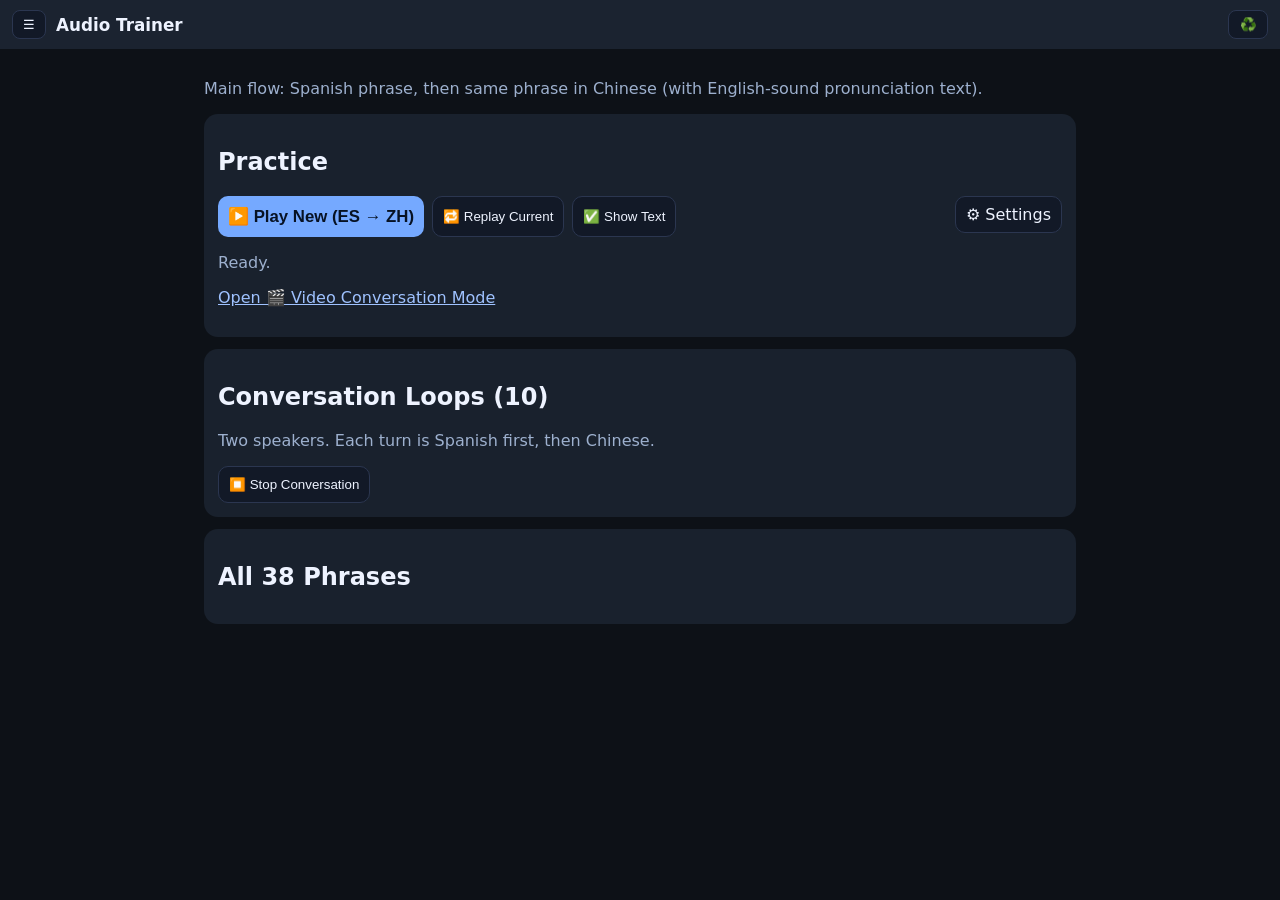
<file: index.html>
<!doctype html>
<html lang="en">
  <head>
    <meta charset="UTF-8" />
    <meta name="viewport" content="width=device-width, initial-scale=1.0" />
    <title>Toolkit 38 Audio Trainer</title>
    <link rel="stylesheet" href="nav.css"/>
    <link rel="stylesheet" href="styles.css" />
  </head>
  <body>
    <header class="topbar"><button id="menuBtn" class="menu-btn">☰</button><h1>Audio Trainer</h1></header>
    <nav id="drawer" class="drawer"><a href="index.html">Main App</a><a href="video.html">Video Conversations</a><a href="grammar-chinese.html">Chinese Grammar</a><a href="grammar-spanish.html">Spanish Grammar</a><a href="vocab-spanish.html">Spanish Vocabulary</a><a href="vocab-chinese.html">Chinese Vocabulary</a></nav>
    <main class="app">
      
      <p class="sub">Main flow: Spanish phrase, then same phrase in Chinese (with English-sound pronunciation text).</p>

      <section class="card">
        <h2>Practice</h2>
        <div class="toolbar">
          <div class="row main-actions">
            <button id="playNew" class="primary big">▶️ Play New (ES → ZH)</button>
            <button id="replay">🔁 Replay Current</button>
            <button id="show">✅ Show Text</button>
          </div>
          <details class="settings-menu">
            <summary>⚙️ Settings</summary>
            <div class="settings-body">
              <label>App Speed
                <select id="speed">
                  <option value="0.75">0.75x</option>
                  <option value="0.85">0.85x</option>
                  <option value="1" selected>1.0x</option>
                  <option value="1.15">1.15x</option>
                  <option value="1.3">1.3x</option>
                </select>
              </label>
              
            </div>
          </details>
        </div>
        <p id="status" class="muted">Ready.</p>
        <p><a href="video.html" style="color:#9fc2ff">Open 🎬 Video Conversation Mode</a></p>
        <div id="currentText" class="hidden"></div>
      </section>

      <section class="card">
        <h2>Conversation Loops (10)</h2>
        <p class="muted">Two speakers. Each turn is Spanish first, then Chinese.</p>
        <div class="row" id="convButtons"></div>
        <div class="row">
          <button id="stopConv">⏹️ Stop Conversation</button>
        </div>
      </section>

      <section class="card">
        <h2>All 38 Phrases</h2>
        <div id="list"></div>
      </section>
    </main>

    <script src="app.js"></script>
      <script src="nav.js"></script>
</body>
</html>
</file>
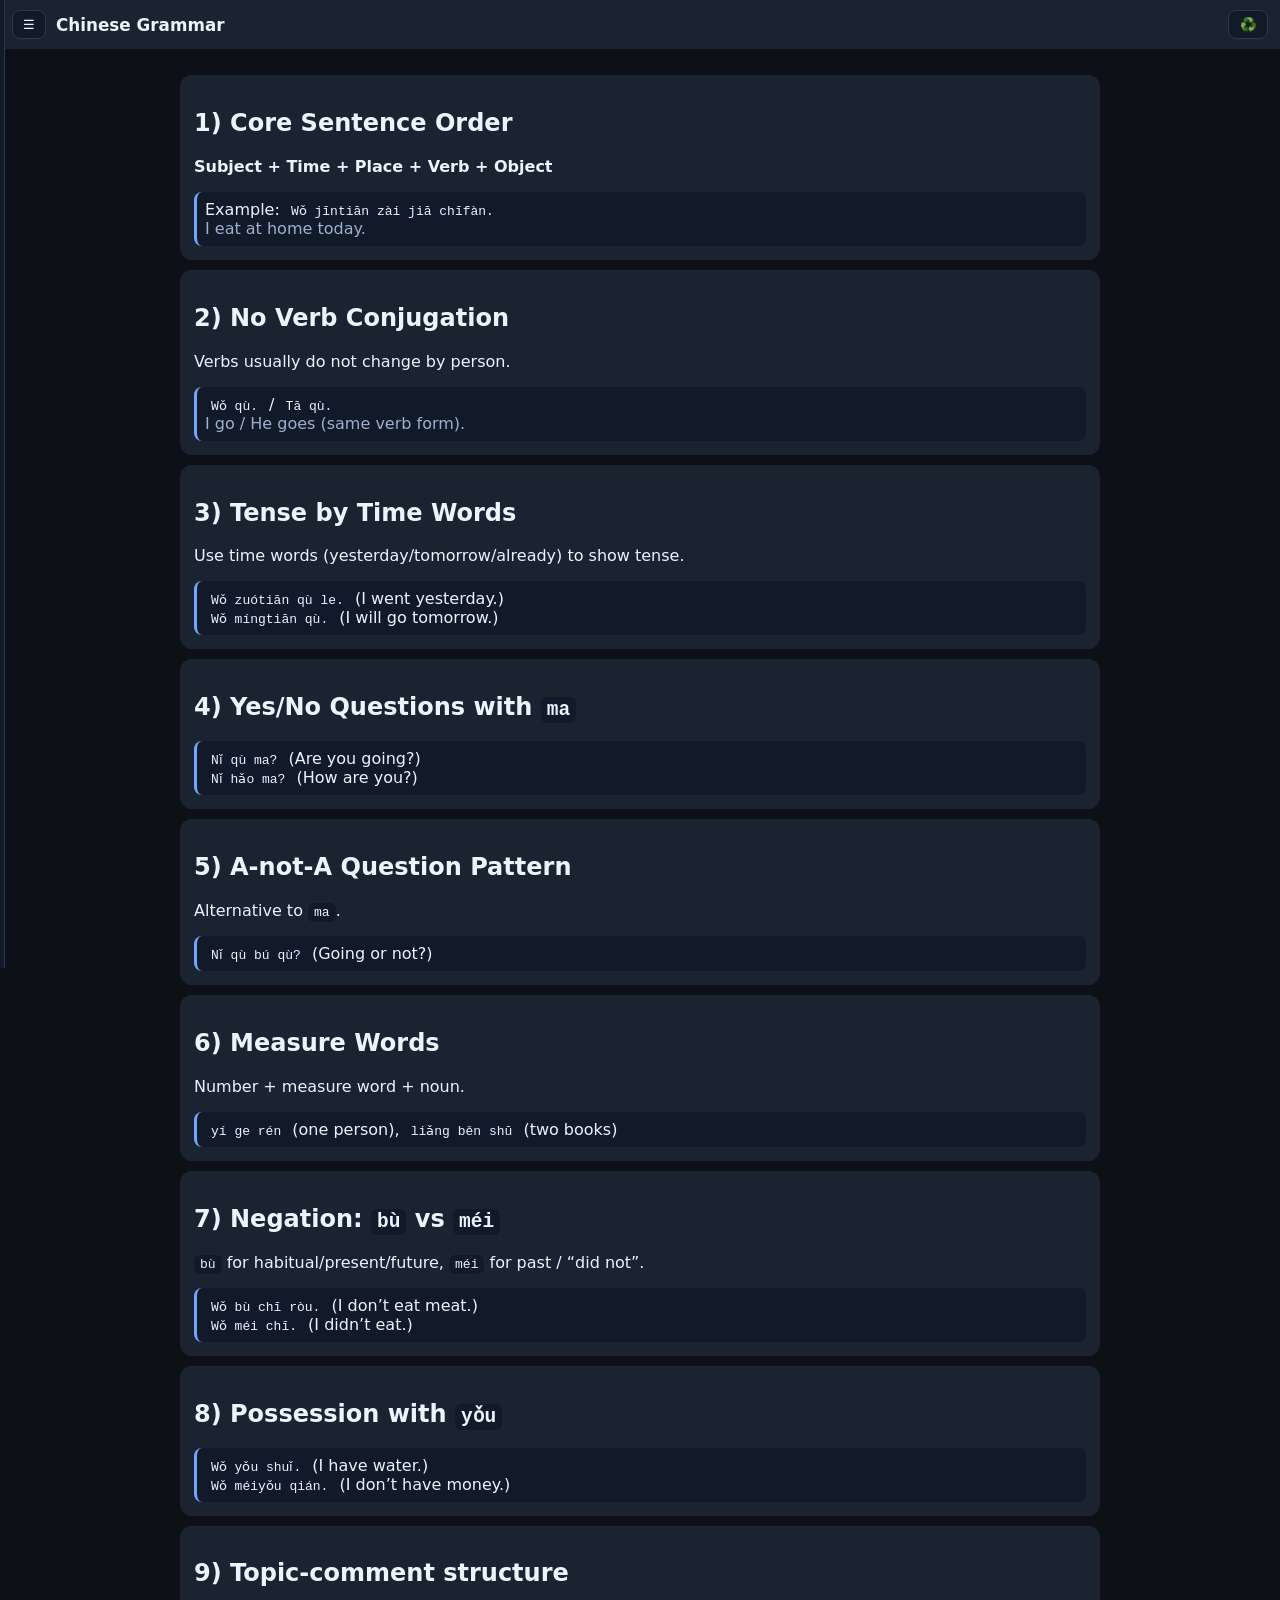
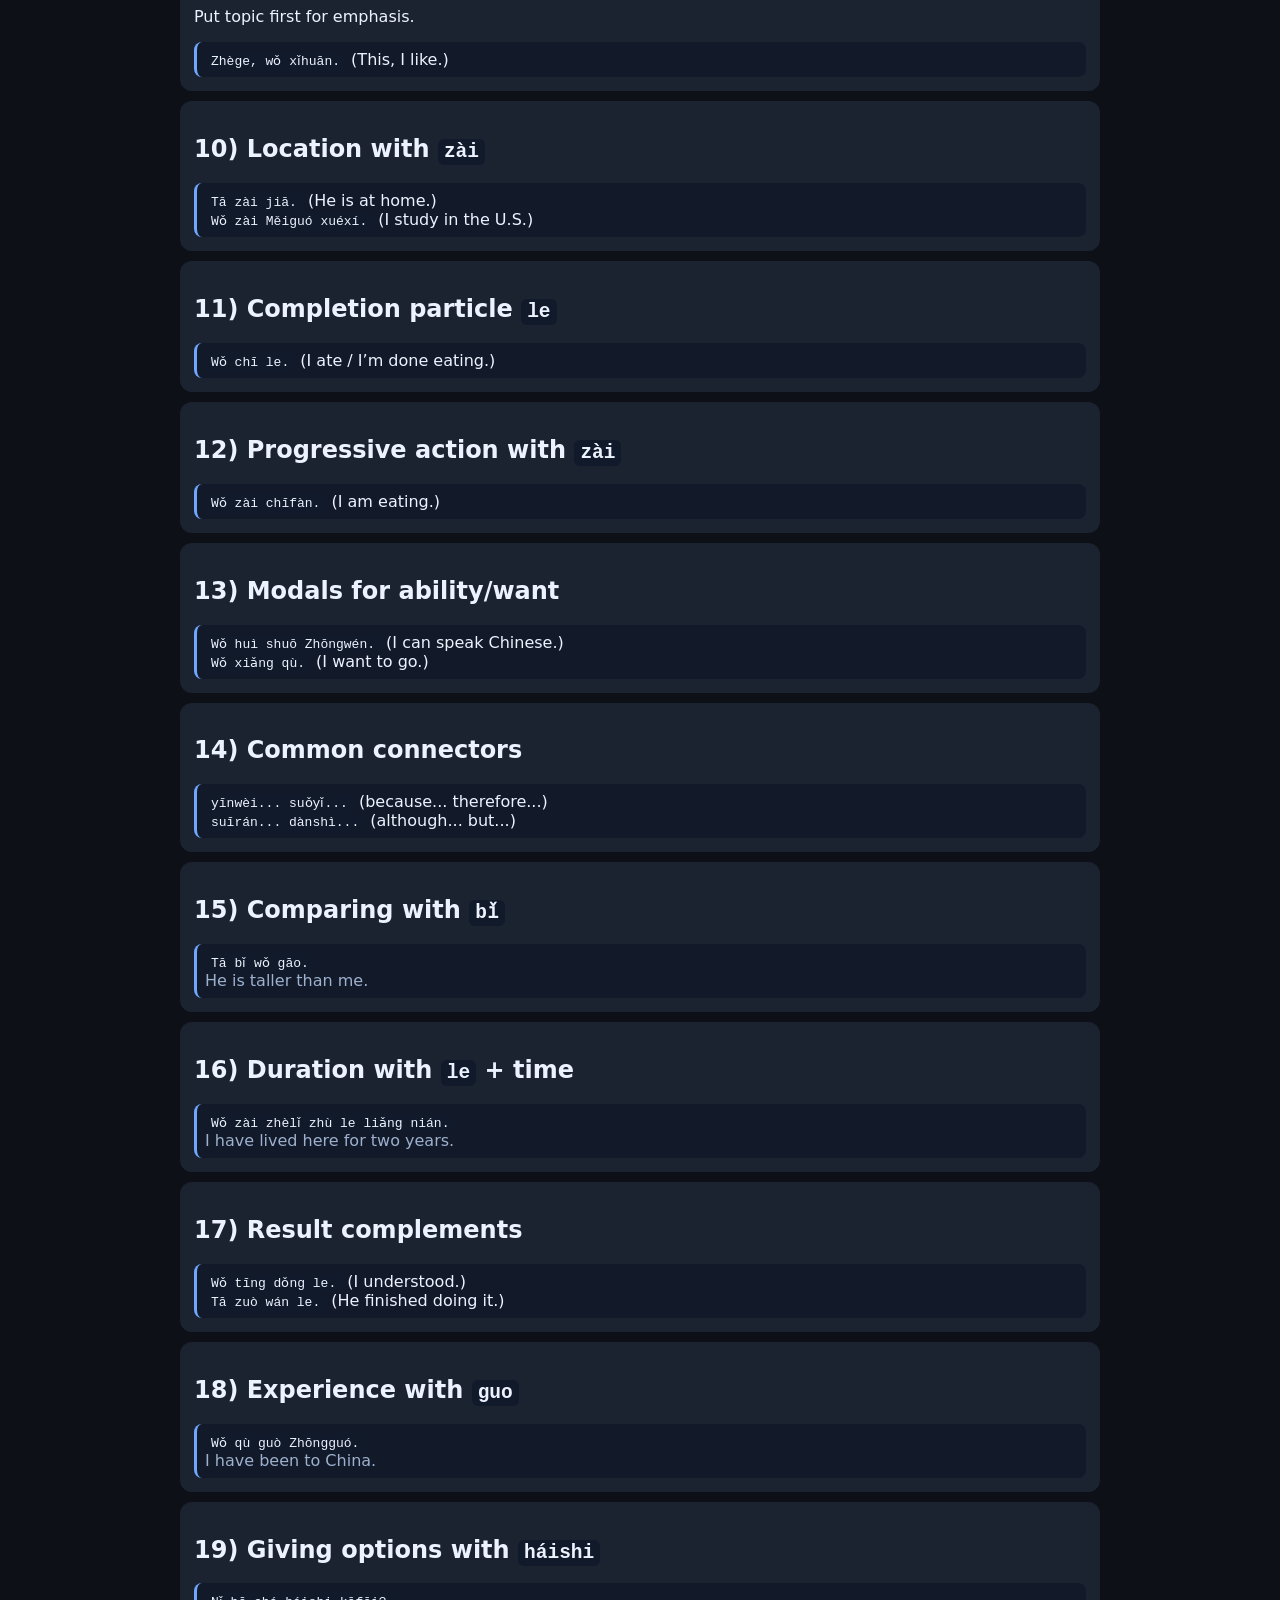
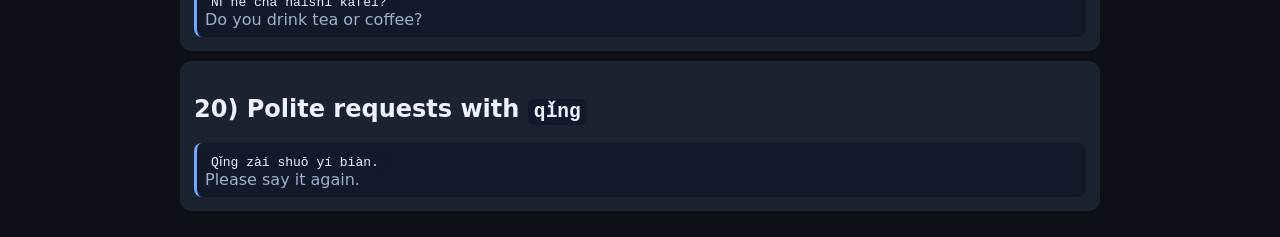
<file: grammar-chinese.html>
<!doctype html>
<html lang="en"><head><meta charset="UTF-8"/><meta name="viewport" content="width=device-width,initial-scale=1"/>
<title>Chinese Grammar Quick Guide</title>
<link rel="stylesheet" href="nav.css"/>
<style>body{background:#0d1117;color:#edf2ff;font-family:Inter,system-ui;margin:0}.wrap{max-width:920px;margin:0 auto;padding:16px}.card{background:#1b2330;padding:14px;border-radius:12px;margin:10px 0}.muted{color:#9db0ce}code{background:#111a2a;padding:2px 6px;border-radius:6px}.ex{margin-top:6px;padding:8px;border-left:3px solid #6fa6ff;background:#121a29;border-radius:8px}</style>
</head><body>
<header class="topbar"><button id="menuBtn" class="menu-btn">☰</button><h1>Chinese Grammar</h1></header>
<nav id="drawer" class="drawer"><a href="index.html">Main App</a><a href="video.html">Video Conversations</a><a href="grammar-chinese.html">Chinese Grammar</a><a href="grammar-spanish.html">Spanish Grammar</a><a href="vocab-spanish.html">Spanish Vocabulary</a><a href="vocab-chinese.html">Chinese Vocabulary</a></nav>
<main class="wrap">
<div class="card"><h2>1) Core Sentence Order</h2><p><strong>Subject + Time + Place + Verb + Object</strong></p><div class="ex">Example: <code>Wǒ jīntiān zài jiā chīfàn.</code><br/><span class="muted">I eat at home today.</span></div></div>
<div class="card"><h2>2) No Verb Conjugation</h2><p>Verbs usually do not change by person.</p><div class="ex"><code>Wǒ qù.</code> / <code>Tā qù.</code><br/><span class="muted">I go / He goes (same verb form).</span></div></div>
<div class="card"><h2>3) Tense by Time Words</h2><p>Use time words (yesterday/tomorrow/already) to show tense.</p><div class="ex"><code>Wǒ zuótiān qù le.</code> (I went yesterday.)<br/><code>Wǒ míngtiān qù.</code> (I will go tomorrow.)</div></div>
<div class="card"><h2>4) Yes/No Questions with <code>ma</code></h2><div class="ex"><code>Nǐ qù ma?</code> (Are you going?)<br/><code>Nǐ hǎo ma?</code> (How are you?)</div></div>
<div class="card"><h2>5) A-not-A Question Pattern</h2><p>Alternative to <code>ma</code>.</p><div class="ex"><code>Nǐ qù bú qù?</code> (Going or not?)</div></div>
<div class="card"><h2>6) Measure Words</h2><p>Number + measure word + noun.</p><div class="ex"><code>yí ge rén</code> (one person), <code>liǎng běn shū</code> (two books)</div></div>
<div class="card"><h2>7) Negation: <code>bù</code> vs <code>méi</code></h2><p><code>bù</code> for habitual/present/future, <code>méi</code> for past / “did not”.</p><div class="ex"><code>Wǒ bù chī ròu.</code> (I don’t eat meat.)<br/><code>Wǒ méi chī.</code> (I didn’t eat.)</div></div>
<div class="card"><h2>8) Possession with <code>yǒu</code></h2><div class="ex"><code>Wǒ yǒu shuǐ.</code> (I have water.)<br/><code>Wǒ méiyǒu qián.</code> (I don’t have money.)</div></div>
<div class="card"><h2>9) Topic-comment structure</h2><p>Put topic first for emphasis.</p><div class="ex"><code>Zhège, wǒ xǐhuān.</code> (This, I like.)</div></div>
<div class="card"><h2>10) Location with <code>zài</code></h2><div class="ex"><code>Tā zài jiā.</code> (He is at home.)<br/><code>Wǒ zài Měiguó xuéxí.</code> (I study in the U.S.)</div></div>
<div class="card"><h2>11) Completion particle <code>le</code></h2><div class="ex"><code>Wǒ chī le.</code> (I ate / I’m done eating.)</div></div>
<div class="card"><h2>12) Progressive action with <code>zài</code></h2><div class="ex"><code>Wǒ zài chīfàn.</code> (I am eating.)</div></div>
<div class="card"><h2>13) Modals for ability/want</h2><div class="ex"><code>Wǒ huì shuō Zhōngwén.</code> (I can speak Chinese.)<br/><code>Wǒ xiǎng qù.</code> (I want to go.)</div></div>
<div class="card"><h2>14) Common connectors</h2><div class="ex"><code>yīnwèi... suǒyǐ...</code> (because... therefore...)<br/><code>suīrán... dànshì...</code> (although... but...)</div></div>

<div class="card"><h2>15) Comparing with <code>bǐ</code></h2><div class="ex"><code>Tā bǐ wǒ gāo.</code><br/><span class="muted">He is taller than me.</span></div></div>
<div class="card"><h2>16) Duration with <code>le</code> + time</h2><div class="ex"><code>Wǒ zài zhèlǐ zhù le liǎng nián.</code><br/><span class="muted">I have lived here for two years.</span></div></div>
<div class="card"><h2>17) Result complements</h2><div class="ex"><code>Wǒ tīng dǒng le.</code> (I understood.)<br/><code>Tā zuò wán le.</code> (He finished doing it.)</div></div>
<div class="card"><h2>18) Experience with <code>guo</code></h2><div class="ex"><code>Wǒ qù guò Zhōngguó.</code><br/><span class="muted">I have been to China.</span></div></div>
<div class="card"><h2>19) Giving options with <code>háishi</code></h2><div class="ex"><code>Nǐ hē chá háishi kāfēi?</code><br/><span class="muted">Do you drink tea or coffee?</span></div></div>
<div class="card"><h2>20) Polite requests with <code>qǐng</code></h2><div class="ex"><code>Qǐng zài shuō yí biàn.</code><br/><span class="muted">Please say it again.</span></div></div>

</main>
<script src="nav.js"></script></body></html>
</file>
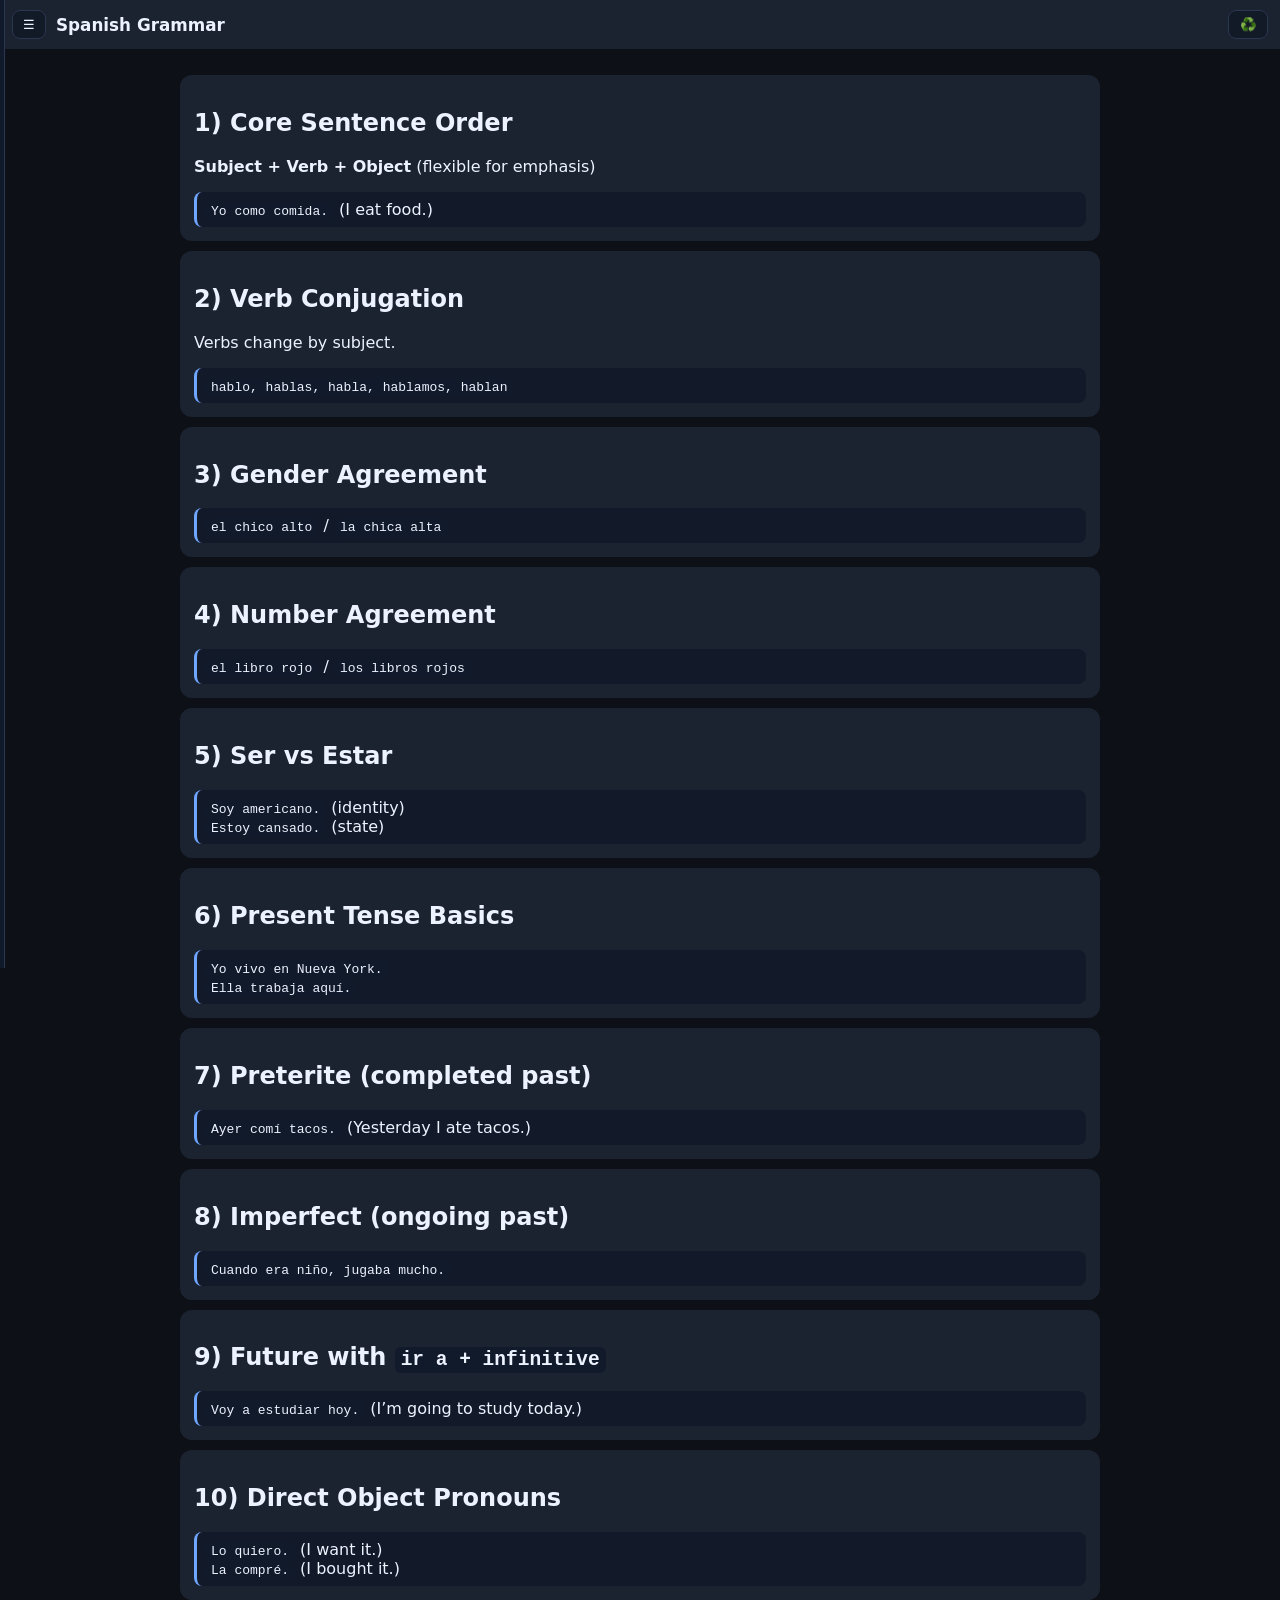
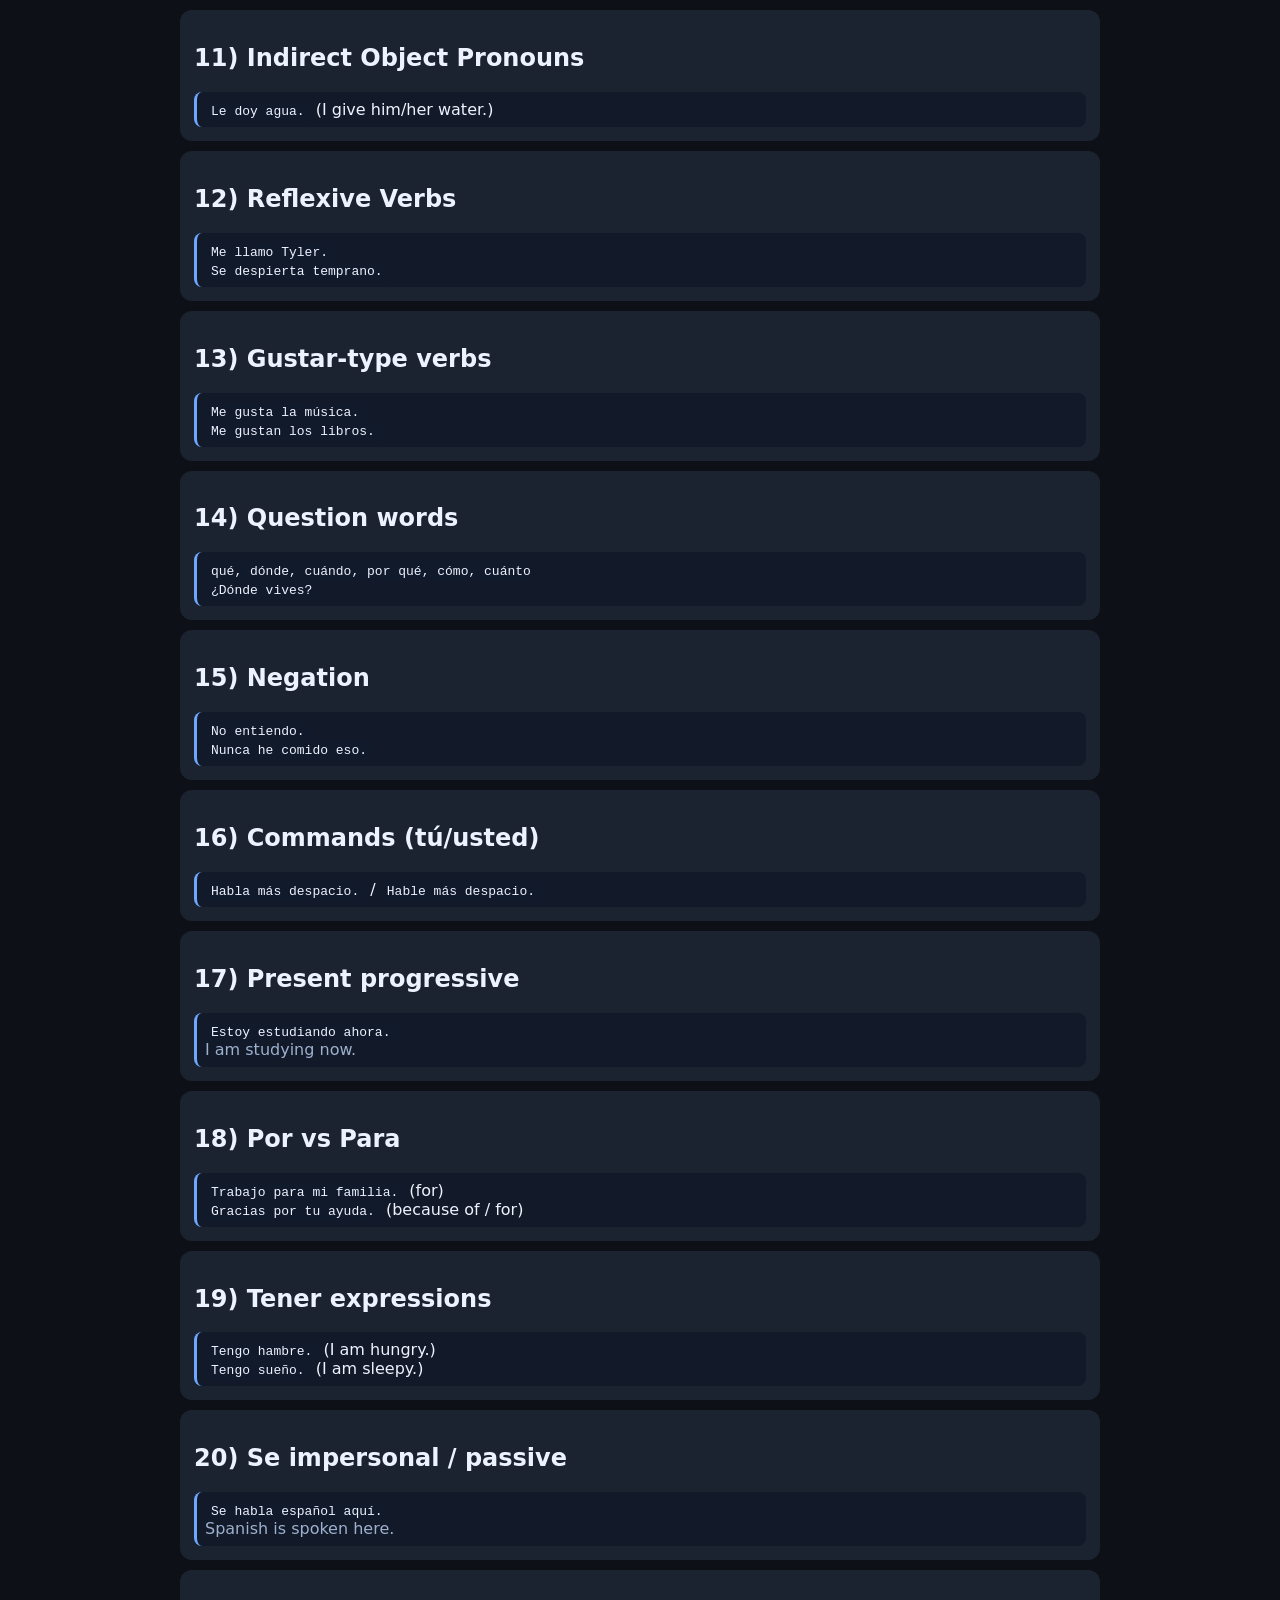
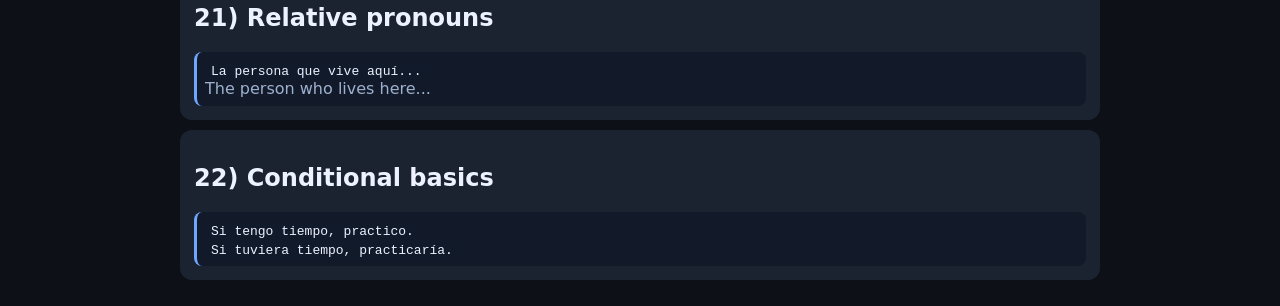
<file: grammar-spanish.html>
<!doctype html>
<html lang="en"><head><meta charset="UTF-8"/><meta name="viewport" content="width=device-width,initial-scale=1"/>
<title>Spanish Grammar Quick Guide</title>
<link rel="stylesheet" href="nav.css"/>
<style>body{background:#0d1117;color:#edf2ff;font-family:Inter,system-ui;margin:0}.wrap{max-width:920px;margin:0 auto;padding:16px}.card{background:#1b2330;padding:14px;border-radius:12px;margin:10px 0}.muted{color:#9db0ce}code{background:#111a2a;padding:2px 6px;border-radius:6px}.ex{margin-top:6px;padding:8px;border-left:3px solid #6fa6ff;background:#121a29;border-radius:8px}</style>
</head><body>
<header class="topbar"><button id="menuBtn" class="menu-btn">☰</button><h1>Spanish Grammar</h1></header>
<nav id="drawer" class="drawer"><a href="index.html">Main App</a><a href="video.html">Video Conversations</a><a href="grammar-chinese.html">Chinese Grammar</a><a href="grammar-spanish.html">Spanish Grammar</a><a href="vocab-spanish.html">Spanish Vocabulary</a><a href="vocab-chinese.html">Chinese Vocabulary</a></nav>
<main class="wrap">
<div class="card"><h2>1) Core Sentence Order</h2><p><strong>Subject + Verb + Object</strong> (flexible for emphasis)</p><div class="ex"><code>Yo como comida.</code> (I eat food.)</div></div>
<div class="card"><h2>2) Verb Conjugation</h2><p>Verbs change by subject.</p><div class="ex"><code>hablo, hablas, habla, hablamos, hablan</code></div></div>
<div class="card"><h2>3) Gender Agreement</h2><div class="ex"><code>el chico alto</code> / <code>la chica alta</code></div></div>
<div class="card"><h2>4) Number Agreement</h2><div class="ex"><code>el libro rojo</code> / <code>los libros rojos</code></div></div>
<div class="card"><h2>5) Ser vs Estar</h2><div class="ex"><code>Soy americano.</code> (identity)<br/><code>Estoy cansado.</code> (state)</div></div>
<div class="card"><h2>6) Present Tense Basics</h2><div class="ex"><code>Yo vivo en Nueva York.</code><br/><code>Ella trabaja aquí.</code></div></div>
<div class="card"><h2>7) Preterite (completed past)</h2><div class="ex"><code>Ayer comí tacos.</code> (Yesterday I ate tacos.)</div></div>
<div class="card"><h2>8) Imperfect (ongoing past)</h2><div class="ex"><code>Cuando era niño, jugaba mucho.</code></div></div>
<div class="card"><h2>9) Future with <code>ir a + infinitive</code></h2><div class="ex"><code>Voy a estudiar hoy.</code> (I’m going to study today.)</div></div>
<div class="card"><h2>10) Direct Object Pronouns</h2><div class="ex"><code>Lo quiero.</code> (I want it.)<br/><code>La compré.</code> (I bought it.)</div></div>
<div class="card"><h2>11) Indirect Object Pronouns</h2><div class="ex"><code>Le doy agua.</code> (I give him/her water.)</div></div>
<div class="card"><h2>12) Reflexive Verbs</h2><div class="ex"><code>Me llamo Tyler.</code><br/><code>Se despierta temprano.</code></div></div>
<div class="card"><h2>13) Gustar-type verbs</h2><div class="ex"><code>Me gusta la música.</code><br/><code>Me gustan los libros.</code></div></div>
<div class="card"><h2>14) Question words</h2><div class="ex"><code>qué, dónde, cuándo, por qué, cómo, cuánto</code><br/><code>¿Dónde vives?</code></div></div>
<div class="card"><h2>15) Negation</h2><div class="ex"><code>No entiendo.</code><br/><code>Nunca he comido eso.</code></div></div>
<div class="card"><h2>16) Commands (tú/usted)</h2><div class="ex"><code>Habla más despacio.</code> / <code>Hable más despacio.</code></div></div>

<div class="card"><h2>17) Present progressive</h2><div class="ex"><code>Estoy estudiando ahora.</code><br/><span class="muted">I am studying now.</span></div></div>
<div class="card"><h2>18) Por vs Para</h2><div class="ex"><code>Trabajo para mi familia.</code> (for)<br/><code>Gracias por tu ayuda.</code> (because of / for)</div></div>
<div class="card"><h2>19) Tener expressions</h2><div class="ex"><code>Tengo hambre.</code> (I am hungry.)<br/><code>Tengo sueño.</code> (I am sleepy.)</div></div>
<div class="card"><h2>20) Se impersonal / passive</h2><div class="ex"><code>Se habla español aquí.</code><br/><span class="muted">Spanish is spoken here.</span></div></div>
<div class="card"><h2>21) Relative pronouns</h2><div class="ex"><code>La persona que vive aquí...</code><br/><span class="muted">The person who lives here...</span></div></div>
<div class="card"><h2>22) Conditional basics</h2><div class="ex"><code>Si tengo tiempo, practico.</code><br/><code>Si tuviera tiempo, practicaría.</code></div></div>

</main>
<script src="nav.js"></script></body></html>
</file>
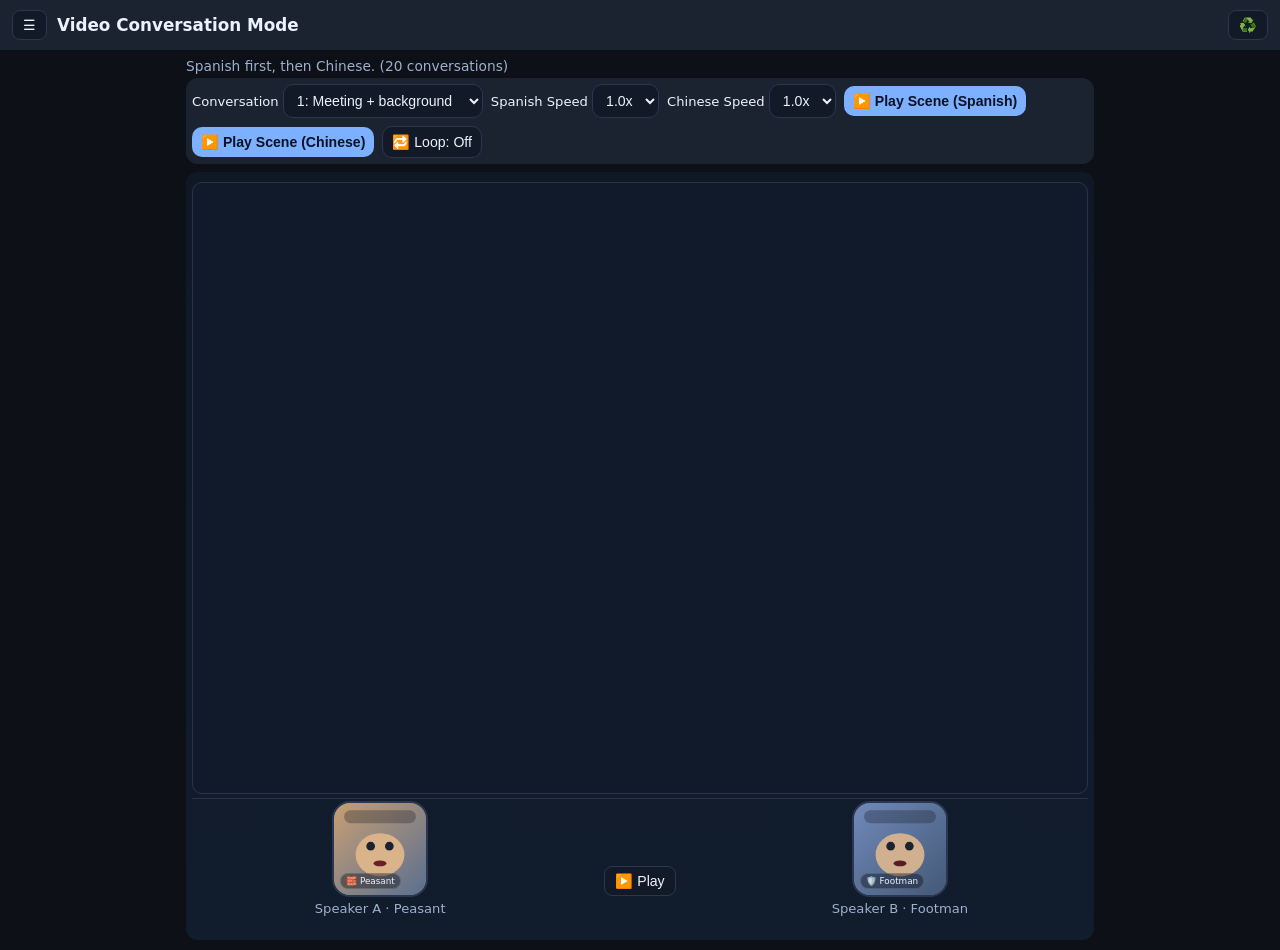
<file: video.html>
<!doctype html>
<html lang="en">
  <head>
    <meta charset="UTF-8" />
    <meta name="viewport" content="width=device-width, initial-scale=1.0" />
    <title>Conversation Video Mode</title>
    <link rel="stylesheet" href="nav.css"/>
    <style>
      :root{--bg:#0d1117;--card:#1b2330;--text:#edf2ff;--muted:#9db0ce;--accent:#7db0ff}
      *{box-sizing:border-box} body{margin:0;height:100dvh;overflow:hidden;background:var(--bg);color:var(--text);font-family:Inter,system-ui,-apple-system,Segoe UI,Roboto,sans-serif}
      .app{max-width:920px;height:100dvh;margin:0 auto;padding:6px;display:flex;flex-direction:column;overflow:hidden}
      .card{background:var(--card);padding:6px;border-radius:12px;margin:4px 0}
      .row{display:flex;gap:8px;flex-wrap:wrap;align-items:center}
      .header{flex:0 0 auto;transition:all .2s ease;overflow:hidden}
      button,select{padding:10px;border-radius:10px;border:1px solid #2b3650;background:#121927;color:var(--text)}
      button{cursor:pointer}.primary{background:var(--accent);border:none;color:#071224;font-weight:800}
      .stage{position:relative;flex:1;min-height:0;background:linear-gradient(180deg,#101826,#111c2d);border-radius:12px;padding:6px;overflow:hidden;display:flex;flex-direction:column}
      .people{display:flex;justify-content:space-between;align-items:flex-end;margin-top:4px;padding-top:6px;padding-bottom:14px;border-top:1px solid #2a3448;flex:0 0 auto}
      .person{width:42%;display:flex;flex-direction:column;align-items:center;gap:4px;transform:translateY(-4px)}
      .bottom-controls{width:16%;display:flex;justify-content:center;align-items:flex-end;padding-bottom:24px}
      .avatar{position:relative;width:96px;height:96px;border-radius:18px;display:block;background:#6f7f9d;border:2px solid #2b3650;transition:transform .12s ease, box-shadow .12s ease;overflow:hidden}
      .rig{position:absolute;inset:0;width:100%;height:100%}
      .face-b{background:#7a8cb2}
            .eye{position:absolute;top:37px;width:9px;height:9px;border-radius:999px;background:rgba(255,255,255,.82);box-shadow:0 0 0 1px rgba(40,52,72,.45);overflow:hidden;transition:transform .08s linear,height .08s linear}
      .eye::after{content:"";position:absolute;left:3px;top:3px;width:3px;height:3px;border-radius:999px;background:rgba(15,23,37,.78);transition:transform .08s linear}
      .eye-l{left:23px}.eye-r{right:23px}
      .mouth{position:absolute;left:50%;top:68px;transform:translate(-50%,-50%);width:14px;height:4px;border-radius:999px;background:rgba(90,29,38,.7);transform-origin:center center;transition:transform .05s linear,width .05s linear,height .05s linear,border-radius .05s linear}
      .avatar::before{content:"";position:absolute;left:0;right:0;top:0;height:26px;background:linear-gradient(180deg,rgba(0,0,0,.28),rgba(0,0,0,.08))}
      
      .avatar.talking{transform:scale(1.03);box-shadow:0 0 0 3px rgba(125,176,255,.22)}
      .name{font-size:.82rem;color:var(--muted)}

            .badge{position:absolute;left:6px;bottom:6px;font-size:.55rem;padding:2px 5px;border-radius:8px;background:rgba(10,16,26,.42);border:1px solid rgba(255,255,255,.14)}
                                                      
      .bubble-wrap{display:flex;flex-direction:column;margin-top:4px;flex:1;min-height:0;max-height:100%;overflow-y:auto;overflow-x:hidden;overscroll-behavior:contain;touch-action:pan-y;padding:8px 6px 8px 2px;border:1px solid #2a3448;border-radius:10px;background:#111a2a;-webkit-overflow-scrolling:touch;scroll-behavior:smooth}
      .bubble-list{margin-top:auto;display:block}
      .bubble{max-width:88%;padding:10px 12px;border-radius:12px;background:#202c42;border:1px solid #32415f;min-height:72px;display:flex;align-items:center;opacity:0;transform:translateY(14px) scale(.99);animation:bIn .28s ease forwards;will-change:transform,opacity}
      .bubble + .bubble{margin-top:8px}
      .bubble.a{margin-right:auto}.bubble.b{margin-left:auto;background:#21314a}
      .bubble{position:relative}
      .bubble-tip{position:absolute;bottom:calc(100% + 6px);left:8px;max-width:88%;background:#0f1625;border:1px solid #36507a;color:#e9f2ff;padding:6px 8px;border-radius:8px;font-size:.78rem;line-height:1.25;box-shadow:0 6px 16px rgba(0,0,0,.35);pointer-events:none;opacity:0;transform:translateY(4px);transition:opacity .14s ease,transform .14s ease;z-index:5}
      .bubble.b .bubble-tip{left:auto;right:8px}
      .bubble.show-tip .bubble-tip{opacity:1;transform:translateY(0)}
      .inline-words{margin-top:6px;line-height:1.6}
      .sent-word{display:inline; margin:0; padding:0; cursor:pointer; position:relative; border-bottom:1px dotted rgba(180,210,255,.45)}
      .sent-word:hover{background:transparent; color:#dcecff}
      .word-chip-tip{position:absolute;left:0;bottom:calc(100% + 6px);background:#0f1625;border:1px solid #36507a;color:#e9f2ff;padding:6px 8px;border-radius:7px;font-size:.76rem;white-space:normal;line-height:1.3;max-width:min(360px,88vw);min-width:160px;opacity:0;transform:translateY(4px);pointer-events:none;transition:opacity .14s ease,transform .14s ease;z-index:7}
      .sent-word.show-word-tip .word-chip-tip{opacity:1;transform:translateY(0)}
      .bubble-line{display:block;width:100%}
      .bubble-sub{display:block;margin-top:4px;color:#9db0ce}
      
      .muted{color:var(--muted)}
      .title{font-size:1.05rem;margin:0}
      .subtitle{font-size:.86rem;margin:2px 0 0}
      label{font-size:.82rem}
      button,select{padding:7px 9px;font-size:.88rem}
      @keyframes bIn{to{opacity:1;transform:translateY(0) scale(1)}}
    </style>
  </head>
  <body>
    <header class="topbar"><button id="menuBtn" class="menu-btn">☰</button><h1>Video Conversation Mode</h1></header>
    <nav id="drawer" class="drawer"><a href="index.html">Main App</a><a href="video.html">Video Conversations</a><a href="grammar-chinese.html">Chinese Grammar</a><a href="grammar-spanish.html">Spanish Grammar</a><a href="vocab-spanish.html">Spanish Vocabulary</a><a href="vocab-chinese.html">Chinese Vocabulary</a></nav>
    <main class="app">
      <p class="muted subtitle">Spanish first, then Chinese. (20 conversations)</p>

      <section class="card row header">
        <label>Conversation
          <select id="conv"></select>
        </label>
        <label>Spanish Speed
          <select id="speedEs"></select>
        </label>
        <label>Chinese Speed
          <select id="speedZh"></select>
        </label>
        <button id="playEs" class="primary">▶️ Play Scene (Spanish)</button>
        <button id="playZh" class="primary">▶️ Play Scene (Chinese)</button>
        <button id="loopMode" title="Loop mode">🔁 Loop: Off</button>
      </section>

      <section class="card stage">
        <div id="bubbles" class="bubble-wrap"><div id="bubbleList" class="bubble-list"></div></div>
        <div class="people">
          <div class="person">
            <div id="a" class="avatar">
              <svg class="rig" id="aRig" viewBox="0 0 128 128" aria-hidden="true">
                <defs>
                  <linearGradient id="aGrad" x1="0" y1="0" x2="1" y2="1">
                    <stop id="aBg1" offset="0%" stop-color="#c89f74"/>
                    <stop id="aBg2" offset="100%" stop-color="#5a6f8f"/>
                  </linearGradient>
                </defs>
                <rect width="128" height="128" rx="16" fill="url(#aGrad)"/>
                <rect x="14" y="10" width="100" height="18" rx="9" fill="rgba(20,24,35,.30)"/>
                <ellipse id="aFace" cx="64" cy="72" rx="34" ry="30" fill="#d9b389"/>
                <ellipse id="aEyeL" cx="51" cy="60" rx="6" ry="6" fill="#1b2230"/>
                <ellipse id="aEyeR" cx="77" cy="60" rx="6" ry="6" fill="#1b2230"/>
                <ellipse id="mouthA" cx="64" cy="84" rx="9" ry="4" fill="#6a1f29"/>
              </svg>
              <span class="badge" id="aBadge">🧱 Peasant</span>
            </div>
            <div class="name" id="aName">Speaker A · Peasant</div>
          </div>
          <div class="bottom-controls">
            <button id="bottomPlayPause" class="menu-btn">⏸ Pause</button>
          </div>
          <div class="person">
            <div id="b" class="avatar">
              <svg class="rig" id="bRig" viewBox="0 0 128 128" aria-hidden="true">
                <defs>
                  <linearGradient id="bGrad" x1="0" y1="0" x2="1" y2="1">
                    <stop id="bBg1" offset="0%" stop-color="#7a9f58"/>
                    <stop id="bBg2" offset="100%" stop-color="#415b35"/>
                  </linearGradient>
                </defs>
                <rect width="128" height="128" rx="16" fill="url(#bGrad)"/>
                <rect x="14" y="10" width="100" height="18" rx="9" fill="rgba(20,24,35,.30)"/>
                <ellipse id="bFace" cx="64" cy="72" rx="34" ry="30" fill="#b78f6b"/>
                <ellipse id="bEyeL" cx="51" cy="60" rx="6" ry="6" fill="#1b2230"/>
                <ellipse id="bEyeR" cx="77" cy="60" rx="6" ry="6" fill="#1b2230"/>
                <ellipse id="mouthB" cx="64" cy="84" rx="9" ry="4" fill="#5a1d26"/>
              </svg>
              <span class="badge" id="bBadge">🪓 Grunt</span>
            </div>
            <div class="name" id="bName">Speaker B · Grunt</div>
          </div>
        </div></div>
      </section>
    </main>

    <script>
      const el={app:document.querySelector('.app'),conv:document.getElementById('conv'),speedEs:document.getElementById('speedEs'),speedZh:document.getElementById('speedZh'),playEs:document.getElementById('playEs'),playZh:document.getElementById('playZh'),bottomPlayPause:document.getElementById('bottomPlayPause'),loopMode:document.getElementById('loopMode'),a:document.getElementById('a'),b:document.getElementById('b'),aBadge:document.getElementById('aBadge'),bBadge:document.getElementById('bBadge'),aName:document.getElementById('aName'),bName:document.getElementById('bName'),aBg1:document.getElementById('aBg1'),aBg2:document.getElementById('aBg2'),aFace:document.getElementById('aFace'),bBg1:document.getElementById('bBg1'),bBg2:document.getElementById('bBg2'),bFace:document.getElementById('bFace'),mouthA:document.getElementById('mouthA'),mouthB:document.getElementById('mouthB'),aEyeL:document.getElementById('aEyeL'),aEyeR:document.getElementById('aEyeR'),bEyeL:document.getElementById('bEyeL'),bEyeR:document.getElementById('bEyeR'),bubbles:document.getElementById('bubbles'),bubbleList:document.getElementById('bubbleList')};
      const audio=new Audio(); audio.preload='auto';
      const previewAudio=new Audio(); previewAudio.preload='auto';
      let convos=[];
      const playback = { active:false, paused:false, convId:null, lang:null, index:0, skipCurrent:false };
      const playerPrefs = { loopMode:0 }; // 0 off, 1 all, 2 one
      const PREF_KEYS = { conv:'lm_conv_id', lastLang:'lm_last_lang' };
      const sleep=(ms)=>new Promise(r=>setTimeout(r,ms));

      function setPlayPauseLabel(){
        if(!playback.active){
          el.bottomPlayPause.textContent = '▶️ Play';
          el.bottomPlayPause.disabled = true;
          return;
        }
        el.bottomPlayPause.disabled = false;
        el.bottomPlayPause.textContent = playback.paused ? '▶️ Play' : '⏸ Pause';
      }


      let audioCtx=null, analyser=null, srcNode=null, rafId=null;
      const freqData = new Uint8Array(128);
      const zhMap = new Map();
      const zhToEnglish = new Map();
      const esWordMap = new Map();
      const zhWordMap = new Map();
      let autoFollow = true;

      const extraZh = {
        '不客气': { pinyin:'Bú kèqi.', pronounce:'boo kuh-chee' },
        '谢谢你帮助我': { pinyin:'Xièxie nǐ bāngzhù wǒ.', pronounce:'shyeh-shyeh nee bahng-joo waw' },
        '洗手间在哪里': { pinyin:'Xǐshǒujiān zài nǎlǐ?', pronounce:'shee-show-jyen dzeye nah-lee' },
        '在那边': { pinyin:'Zài nàbiān.', pronounce:'dzeye nah-byen' },
        '我迷路了': { pinyin:'Wǒ mílù le.', pronounce:'waw mee-loo luh' },
        '我帮你看地图': { pinyin:'Wǒ bāng nǐ kàn dìtú.', pronounce:'waw bahng nee kahn dee-too' },
        '非常感谢': { pinyin:'Fēicháng gǎnxiè.', pronounce:'fay-chahng gahn-shyeh' },
        '我们去吃饭吧': { pinyin:'Wǒmen qù chīfàn ba.', pronounce:'waw-men chyoo chir-fahn ba' },
        '给你水': { pinyin:'Gěi nǐ shuǐ.', pronounce:'gay nee shway' },
        '多少钱': { pinyin:'Duōshǎo qián?', pronounce:'dwaw-shao chyen' },
        '十美元': { pinyin:'Shí měiyuán.', pronounce:'shir may-ywen' },
        '我也在学习': { pinyin:'Wǒ yě zài xuéxí.', pronounce:'waw yeh dzeye shweh-shee' },
        '我想要学习更多': { pinyin:'Wǒ xiǎngyào xuéxí gèngduō.', pronounce:'waw shyang-yow shweh-shee geng-dwaw' },
        '我们每天练习吧': { pinyin:'Wǒmen měitiān liànxí ba.', pronounce:'waw-men may-tyen lyen-shee ba' },
        '我也想旅行': { pinyin:'Wǒ yě xiǎng lǚxíng.', pronounce:'waw yeh shyang lyoo-shing' },
        '是的一次': { pinyin:'Shì de, yí cì.', pronounce:'shir duh, ee tsuh' },
        '我还没去过': { pinyin:'Wǒ hái méi qù guò.', pronounce:'waw high may chyoo gwaw' },
        '我们很快会去': { pinyin:'Wǒmen hěn kuài huì qù.', pronounce:'waw-men hun kwai hway chyoo' },
        '这个很好': { pinyin:'Zhège hěn hǎo.', pronounce:'juh-guh hun how' },
        '可以刷卡吗': { pinyin:'Kěyǐ shuākǎ ma?', pronounce:'kuh-yee shwah-kah ma' },
        '可以我们收卡': { pinyin:'Kěyǐ, wǒmen shōu kǎ.', pronounce:'kuh-yee, waw-men show kah' },
        '然后我们练习': { pinyin:'Ránhòu wǒmen liànxí.', pronounce:'rahn-hoh waw-men lyen-shee' },
        '很高兴认识你': { pinyin:'Hěn gāoxìng rènshi nǐ.', pronounce:'hun gow-shing ren-shuh nee' },
        '我也很高兴认识你': { pinyin:'Wǒ yě hěn gāoxìng rènshi nǐ.', pronounce:'waw yeh hun gow-shing ren-shuh nee' },
        '我叫alex': { pinyin:'Wǒ jiào Alex.', pronounce:'waw jyao alex' },
        '我来自美国': { pinyin:'Wǒ láizì Měiguó.', pronounce:'waw lye-dzuh may-gwaw' },
        '我需要帮助': { pinyin:'Wǒ xūyào bāngzhù.', pronounce:'waw shoo-yow bahng-joo' },
        '我来帮你': { pinyin:'Wǒ lái bāng nǐ.', pronounce:'waw lye bahng nee' },
        '别急慢慢来': { pinyin:'Bié jí, màn man lái.', pronounce:'byeh jee, mahn man lye' },
        '没事': { pinyin:'Méi shì.', pronounce:'may shir' },
        '我们先说西班牙语': { pinyin:'Wǒmen xiān shuō Xībānyá yǔ.', pronounce:'waw-men shyen shwoh shee-ban-ya yew' },
        '然后说中文': { pinyin:'Ránhòu shuō Zhōngwén.', pronounce:'rahn-hoh shwoh jong-wen' },
        '现在快一点': { pinyin:'Xiànzài kuài yìdiǎn.', pronounce:'shyen-dzeye kwai ee-dyen' },
        '很好我们继续': { pinyin:'Hěn hǎo, wǒmen jìxù.', pronounce:'hun how, waw-men jee-shyoo' },
        '我想喝茶': { pinyin:'Wǒ xiǎng hē chá.', pronounce:'waw shyang huh cha' },
        '干杯': { pinyin:'Gānbēi!', pronounce:'gahn-bay' },
        '很好': { pinyin:'Hěn hǎo!', pronounce:'hun how' },
        '我们改天一起去吧': { pinyin:'Wǒmen gǎitiān yìqǐ qù ba.', pronounce:'waw-men guy-tyen ee-chee chyoo ba' },
        '你好你想要什么': { pinyin:'Nǐhǎo, nǐ xiǎng yào shénme?', pronounce:'nee how, nee shyang yow shen-muh' },
        '你有水吗有': { pinyin:'Nǐ yǒu shuǐ ma? Yǒu.', pronounce:'nee yoh shway ma? yoh' },
        '太好了': { pinyin:'Tài hǎo le.', pronounce:'tie how luh' },
        '是的我喜欢住在那里': { pinyin:'Shì de, wǒ xǐhuan zhù zài nàlǐ.', pronounce:'shir duh, waw shee-hwan joo dzeye nah-lee' },
        '很好我买了': { pinyin:'Hěn hǎo, wǒ mǎi le.', pronounce:'hun how, waw my luh' },
        '我也想吃': { pinyin:'Wǒ yě xiǎng chī.', pronounce:'waw yeh shyang chir' },
        '这个两块钱': { pinyin:'Zhège liǎng kuài qián.', pronounce:'juh-guh lyang kwai chyen' },
        '这个三块钱': { pinyin:'Zhège sān kuài qián.', pronounce:'juh-guh sahn kwai chyen' },
        '不客气': { pinyin:'Bú kèqi.', pronounce:'boo kuh-chee' },
        '谢谢你帮助我': { pinyin:'Xièxie nǐ bāngzhù wǒ.', pronounce:'shyeh-shyeh nee bahng-joo waw' },
        '洗手间在哪里': { pinyin:'Xǐshǒujiān zài nǎlǐ?', pronounce:'shee-show-jyen dzeye nah-lee' },
        '在那边': { pinyin:'Zài nàbiān.', pronounce:'dzeye nah-byen' },
        '我迷路了': { pinyin:'Wǒ mílù le.', pronounce:'waw mee-loo luh' },
        '我帮你看地图': { pinyin:'Wǒ bāng nǐ kàn dìtú.', pronounce:'waw bahng nee kahn dee-too' },
        '非常感谢': { pinyin:'Fēicháng gǎnxiè.', pronounce:'fay-chahng gahn-shyeh' },
        '我们去吃饭吧': { pinyin:'Wǒmen qù chīfàn ba.', pronounce:'waw-men chyoo chir-fahn ba' },
        '给你水': { pinyin:'Gěi nǐ shuǐ.', pronounce:'gay nee shway' },
        '多少钱': { pinyin:'Duōshǎo qián?', pronounce:'dwaw-shao chyen' },
        '十美元': { pinyin:'Shí měiyuán.', pronounce:'shir may-ywen' },
        '我也在学习': { pinyin:'Wǒ yě zài xuéxí.', pronounce:'waw yeh dzeye shweh-shee' },
        '我想要学习更多': { pinyin:'Wǒ xiǎngyào xuéxí gèngduō.', pronounce:'waw shyang-yow shweh-shee geng-dwaw' },
        '我们每天练习吧': { pinyin:'Wǒmen měitiān liànxí ba.', pronounce:'waw-men may-tyen lyen-shee ba' },
        '我也想旅行': { pinyin:'Wǒ yě xiǎng lǚxíng.', pronounce:'waw yeh shyang lyoo-shing' },
        '是的一次': { pinyin:'Shì de, yí cì.', pronounce:'shir duh, ee tsuh' },
        '我还没去过': { pinyin:'Wǒ hái méi qù guò.', pronounce:'waw high may chyoo gwaw' },
        '我们很快会去': { pinyin:'Wǒmen hěn kuài huì qù.', pronounce:'waw-men hun kwai hway chyoo' },
        '这个很好': { pinyin:'Zhège hěn hǎo.', pronounce:'juh-guh hun how' },
        '可以刷卡吗': { pinyin:'Kěyǐ shuākǎ ma?', pronounce:'kuh-yee shwah-kah ma' },
        '可以我们收卡': { pinyin:'Kěyǐ, wǒmen shōu kǎ.', pronounce:'kuh-yee, waw-men show kah' },
        '然后我们练习': { pinyin:'Ránhòu wǒmen liànxí.', pronounce:'rahn-hoh waw-men lyen-shee' },
        '很高兴认识你': { pinyin:'Hěn gāoxìng rènshi nǐ.', pronounce:'hun gow-shing ren-shuh nee' },
        '我也很高兴认识你': { pinyin:'Wǒ yě hěn gāoxìng rènshi nǐ.', pronounce:'waw yeh hun gow-shing ren-shuh nee' },
        '我叫alex': { pinyin:'Wǒ jiào Alex.', pronounce:'waw jyao alex' },
        '我来自美国': { pinyin:'Wǒ láizì Měiguó.', pronounce:'waw lye-dzuh may-gwaw' },
        '我需要帮助': { pinyin:'Wǒ xūyào bāngzhù.', pronounce:'waw shoo-yow bahng-joo' },
        '我来帮你': { pinyin:'Wǒ lái bāng nǐ.', pronounce:'waw lye bahng nee' },
        '别急慢慢来': { pinyin:'Bié jí, màn man lái.', pronounce:'byeh jee, mahn man lye' },
        '没事': { pinyin:'Méi shì.', pronounce:'may shir' },
        '我们先说西班牙语': { pinyin:'Wǒmen xiān shuō Xībānyá yǔ.', pronounce:'waw-men shyen shwoh shee-ban-ya yew' },
        '然后说中文': { pinyin:'Ránhòu shuō Zhōngwén.', pronounce:'rahn-hoh shwoh jong-wen' },
        '现在快一点': { pinyin:'Xiànzài kuài yìdiǎn.', pronounce:'shyen-dzeye kwai ee-dyen' },
        '很好我们继续': { pinyin:'Hěn hǎo, wǒmen jìxù.', pronounce:'hun how, waw-men jee-shyoo' }
      };

      function normZh(s){ return (s||'').replace(/[\s\p{P}\p{S}]/gu,''); }

      function applyMouthShape(speaker, shape){
        const target = speaker==='A' ? el.mouthA : el.mouthB;
        const other = speaker==='A' ? el.mouthB : el.mouthA;
        const shapes = {
          rest:   {rx:9, ry:4},
          closed: {rx:8, ry:2},
          wide:   {rx:12,ry:3},
          open:   {rx:8, ry:7},
          round:  {rx:6, ry:6},
          teeth:  {rx:10,ry:3}
        };
        const s = shapes[shape] || shapes.rest;
        target.setAttribute('rx', String(s.rx));
        target.setAttribute('ry', String(s.ry));
        other.setAttribute('rx','9');
        other.setAttribute('ry','4');
      }

      function resetMouths(){
        for(const m of [el.mouthA, el.mouthB]){ m.setAttribute('rx','9'); m.setAttribute('ry','4'); }
      }

      function normalizeLatin(s){
        return (s||'').toLowerCase().normalize('NFD').replace(/[̀-ͯ]/g,'');
      }

      function charToShape(ch){
        if('mbp'.includes(ch)) return 'closed';
        if('fvw'.includes(ch)) return 'teeth';
        if('ou'.includes(ch)) return 'round';
        if('a'.includes(ch)) return 'open';
        if('eiiy'.includes(ch)) return 'wide';
        if(ch===' ') return 'rest';
        return 'open';
      }

      function buildVisemeTrack(text, durationSec){
        const chars = normalizeLatin(text).replace(/[^a-z\s]/g,'').split('');
        if(!chars.length) return [{t:0,shape:'rest'}];
        const d = Math.max(0.6, durationSec || 1.6);
        const step = d / chars.length;
        return chars.map((ch,i)=>({t:i*step, shape:charToShape(ch)}));
      }

      
      function setEyeState(speaker, elapsedSec, energy){
        const eyes = speaker==='A' ? [el.aEyeL, el.aEyeR] : [el.bEyeL, el.bEyeR];
        const other = speaker==='A' ? [el.bEyeL, el.bEyeR] : [el.aEyeL, el.aEyeR];
        const blink = (Math.sin(elapsedSec * 2.6) > 0.96) || (energy < 0.09 && Math.sin(elapsedSec*5.7)>0.985);
        const x = Math.round(Math.sin(elapsedSec * 1.8) * 1.2);
        const y = Math.round(Math.cos(elapsedSec * 1.3) * 0.6);
        for(const e of eyes){
          e.setAttribute('ry', blink ? '2' : '6');
          const base = e.id.includes('L') ? 51 : 77;
          e.setAttribute('cx', String(base + x));
          e.setAttribute('cy', String(60 + y));
        }
        for(const e of other){
          e.setAttribute('ry','6');
          const base = e.id.includes('L') ? 51 : 77;
          e.setAttribute('cx', String(base));
          e.setAttribute('cy','60');
        }
      }

      function resetEyes(){
        for(const e of [el.aEyeL,el.aEyeR,el.bEyeL,el.bEyeR]){
          const base = e.id.includes('L') ? 51 : 77;
          e.setAttribute('cx', String(base));
          e.setAttribute('cy', '60');
          e.setAttribute('ry', '6');
        }
      }

      function ensureAudioGraph(){
        if(audioCtx) return;
        const AC = window.AudioContext || window.webkitAudioContext;
        if(!AC) return;
        audioCtx = new AC();
        analyser = audioCtx.createAnalyser();
        analyser.fftSize = 256;
        srcNode = audioCtx.createMediaElementSource(audio);
        srcNode.connect(analyser);
        analyser.connect(audioCtx.destination);
      }

      function startLipSync(speaker, speakText){
        if(!analyser) return;
        cancelAnimationFrame(rafId);
        const duration = Number.isFinite(audio.duration) && audio.duration>0 ? audio.duration / Math.max(0.5, getLangSpeed(audio.dataset.lang || 'es')) : 1.8;
        const track = buildVisemeTrack(speakText, duration);
        const start = performance.now();

        const loop = () => {
          const elapsed = (performance.now()-start)/1000;
          let idx = 0;
          while(idx < track.length-1 && track[idx+1].t <= elapsed) idx++;
          let shape = track[idx].shape;

          // blend with live energy for subtle realism
          analyser.getByteFrequencyData(freqData);
          let sum=0; for(let i=2;i<38;i++) sum += freqData[i];
          const energy = Math.min(1, (sum / 36) / 145);
          if(energy < 0.12) shape = 'closed';
          else if(energy > 0.78 && (shape==='wide' || shape==='open')) shape = 'open';

          applyMouthShape(speaker, shape);
          setEyeState(speaker, elapsed, energy);
          rafId = requestAnimationFrame(loop);
        };
        loop();
      }

      function stopLipSync(){ cancelAnimationFrame(rafId); resetMouths(); resetEyes(); }

      function talk(s){el.a.classList.toggle('talking',s==='A'); el.b.classList.toggle('talking',s==='B'); if(!s){el.a.classList.remove('talking');el.b.classList.remove('talking');} }

      function zhItem(zhChars){
        const key = normZh(zhChars);
        return zhMap.get(key) || extraZh[key] || null;
      }




      function normalizeWordKey(w){
        return (w||'')
          .toLowerCase()
          .normalize('NFD')
          .replace(/[̀-ͯ]/g,'')
          .replace(/[^a-z0-9ñáéíóúü]+/gi,'');
      }

      function sentenceToClickableHtml(text, lang){
        const parts = String(text||'').split(/(\s+)/);
        return parts.map(part => {
          if(/^\s+$/.test(part)) return part;
          const m = part.match(/^([¡¿"'([\{]*)(.*?)([!?,.;:"')\]}…]*)$/);
          const lead = m ? m[1] : '';
          const core = m ? m[2] : part;
          const trail = m ? m[3] : '';
          const key = normalizeWordKey(core);
          if(!key) return part;
          return `${lead}<span class="sent-word" data-w="${key}" data-lang="${lang}">${core}<span class="word-chip-tip">${core} = ${lookupWordMeaning(key,lang)}</span></span>${trail}`;
        }).join('');
      }

      function tokenizeWords(text){
        return (text||'').toLowerCase().replace(/[¡!¿?.,;:()\[\]…]/g,' ').split(/\s+/).filter(Boolean);
      }

      function renderWordPanel(elPanel, words, lang){
        if(!elPanel) return;
        const chips = words.map(w=>`<span class="word-chip" data-w="${w}" data-lang="${lang}">${w}</span>`).join('');
        elPanel.innerHTML = `<div>${chips}</div><div class="word-def">Tap a word for meaning</div>`;
      }

      function lookupWordMeaning(word, lang){
        const k = normalizeWordKey(word);
        if(lang==='es') return esWordMap.get(k) || '(definition not mapped yet)';
        return zhWordMap.get(k) || '(definition not mapped yet)';
      }

      function turnEnglishMeaning(turn){
        const key = normZh(turn?.zh || '');
        return zhToEnglish.get(key) || 'English meaning not mapped yet';
      }

      function zhRender(zhChars){
        const item = zhItem(zhChars);
        if(!item) return `<div>pinyin unavailable</div><div class='muted'>(add this line to map)</div>`;
        return `<div>${item.pinyin}</div><div class='muted'>(${item.pronounce})</div>`;
      }


      async function playPreview(path, lang, speaker){
        try{
          previewAudio.pause();
          previewAudio.src = path;
          previewAudio.currentTime = 0;
          previewAudio.playbackRate = getLangSpeed(lang || 'es');
          talk(speaker);
          await previewAudio.play();
          await new Promise((resolve)=>{
            previewAudio.onended = () => resolve();
            previewAudio.onerror = () => resolve();
          });
          talk('');
        }catch{ talk(''); }
      }

      function addBubble(speaker, displayText, label, replay, meaning, lang='es', subText=''){
        const d=document.createElement('div'); d.className='bubble '+speaker.toLowerCase();
        const line = sentenceToClickableHtml(displayText, lang);
        const sub = subText ? `<span class="bubble-sub">${subText}</span>` : '';
        d.innerHTML=`<div class="bubble-line"><strong>${speaker} · ${label}:</strong> ${line}${sub}</div><div class="bubble-tip">${meaning || 'English meaning not mapped yet'}</div>`;

        d.addEventListener('click', (ev)=>{
          const chip = ev.target.closest('.sent-word');
          if(chip){
            ev.stopPropagation();
            document.querySelectorAll('.sent-word.show-word-tip').forEach(el=>el.classList.remove('show-word-tip'));
            const tip = chip.querySelector('.word-chip-tip');
            if(tip){
              // reset any old offsets
              tip.style.left = '0px';
              tip.style.right = 'auto';
              requestAnimationFrame(()=>{
                const r = tip.getBoundingClientRect();
                const pad = 8;
                if(r.right > window.innerWidth - pad){
                  const shift = Math.ceil(r.right - (window.innerWidth - pad));
                  tip.style.left = `${-shift}px`;
                }
                if(r.left < pad){
                  tip.style.left = `${pad - r.left}px`;
                }
              });
            }
            chip.classList.add('show-word-tip');
            setTimeout(()=>chip.classList.remove('show-word-tip'), 2200);
            return;
          }

          d.classList.add('show-tip');
          setTimeout(()=>d.classList.remove('show-tip'), 1800);

          if(replay){
            (async ()=>{
              if(playback.active && !playback.paused){
                playback.paused = true;
                setPlayPauseLabel();
              }
              audio.pause();
              stopLipSync();
              await playPreview(replay.path, replay.lang, speaker);
            })();
          }
        });

        el.bubbleList.appendChild(d);
        if(autoFollow){
          el.bubbles.scrollTo({ top: el.bubbles.scrollHeight, behavior: 'smooth' });
        }
      }

      
      
      
      function renderTransportButtons(){
        const loopTxt = playerPrefs.loopMode===2 ? '🔂 Loop: One' : (playerPrefs.loopMode===1 ? '🔁 Loop: All' : '🔁 Loop: Off');
        el.loopMode.textContent = loopTxt;
      }

      function savePlayerPrefs(){
        try{
          localStorage.setItem('lm_loop_mode', String(playerPrefs.loopMode));
        }catch{}
      }

      function loadPlayerPrefs(){
        try{
          const m = Number(localStorage.getItem('lm_loop_mode') || '0');
          playerPrefs.loopMode = [0,1,2].includes(m) ? m : 0;
        }catch{}
        renderTransportButtons();
      }

      
      function saveConversationPref(){
        try { localStorage.setItem(PREF_KEYS.conv, el.conv.value || '1'); } catch {}
      }

      function loadConversationPref(){
        try { return localStorage.getItem(PREF_KEYS.conv); } catch { return null; }
      }

      function saveLastLang(lang){
        try { localStorage.setItem(PREF_KEYS.lastLang, lang); } catch {}
      }

      function loadLastLang(){
        try { return localStorage.getItem(PREF_KEYS.lastLang) || 'es'; } catch { return 'es'; }
      }

      function nextConversationId(currentId){
        const ids = convos.map(c=>c.id);
        const idx = ids.indexOf(currentId);
        if(idx < 0) return ids[0] || null;
        return ids[(idx + 1) % ids.length];
      }

      function buildSpeedOptions(selectEl, defaultVal='1.0'){
        if(!selectEl) return;
        selectEl.innerHTML = '';
        for(let v=0.5; v<=2.0001; v+=0.1){
          const val = (Math.round(v*10)/10).toFixed(1);
          const o = document.createElement('option');
          o.value = val;
          o.textContent = `${val}x`;
          if(val === defaultVal) o.selected = true;
          selectEl.appendChild(o);
        }
      }

      function initSpeedSelects(){
        buildSpeedOptions(el.speedEs, '1.0');
        buildSpeedOptions(el.speedZh, '1.0');
      }

      const SPEED_KEYS = { es: 'lm_speed_es', zh: 'lm_speed_zh' };

      function getLangSpeed(lang){
        const v = lang === 'es' ? Number(el.speedEs.value || 1) : Number(el.speedZh.value || 1);
        return Number.isFinite(v) && v > 0 ? v : 1;
      }

      function saveSpeedPrefs(){
        try {
          localStorage.setItem(SPEED_KEYS.es, el.speedEs.value);
          localStorage.setItem(SPEED_KEYS.zh, el.speedZh.value);
        } catch {}
      }

      function loadSpeedPrefs(){
        try {
          const es = localStorage.getItem(SPEED_KEYS.es);
          const zh = localStorage.getItem(SPEED_KEYS.zh);
          if(es) el.speedEs.value = es;
          if(zh) el.speedZh.value = zh;
        } catch {}
      }

      async function playFile(path, speaker, speakText, lang){
        try{
          audio.pause();
          audio.src=path;
          audio.currentTime=0;
          audio.playbackRate=getLangSpeed(lang || 'es');
          ensureAudioGraph();
          if(audioCtx?.state === 'suspended') await audioCtx.resume();

          // wait metadata so viseme track gets better timing
          await new Promise((resolve)=>{
            const done = ()=>resolve();
            if(Number.isFinite(audio.duration) && audio.duration>0) return resolve();
            audio.addEventListener('loadedmetadata', done, { once:true });
            setTimeout(resolve, 250);
          });

          audio.dataset.lang = lang || 'es';
          startLipSync(speaker, speakText || 'a');
          await audio.play();
          return new Promise(res=>{
            audio.onended=()=>{ stopLipSync(); res('ended'); };
            audio.onerror=()=>{ stopLipSync(); res('error'); };
            audio.onpause=()=>{ if(playback.paused){ stopLipSync(); res('paused'); } };
          });
        }catch{ stopLipSync(); return false; }
      }

      async function playScene(lang){
        const c=convos.find(x=>String(x.id)===el.conv.value); if(!c) return;
        playback.active = true;
        playback.paused = false;
        playback.skipCurrent = false;
        playback.convId = c.id;
        playback.lang = lang;
        saveLastLang(lang);
        playback.index = 0;
        setPlayPauseLabel();

        el.bubbleList.innerHTML='';
        applySpeakerUnits();

        while(playback.active && playback.index < c.turns.length){
          if(playback.paused){ await sleep(120); continue; }

          const i = playback.index;
          const t = c.turns[i], n=i+1, base=`conv_audio/c${c.id}_t${n}`;
          talk(t.speaker);

          let result = 'error';
          if(lang==='es'){
            addBubble(t.speaker, t.es, 'ES', { path: base+'_es.mp3', text: t.es, lang: 'es' }, turnEnglishMeaning(t), 'es');
            result = await playFile(base+'_es.mp3', t.speaker, t.es, 'es');
          } else {
            const z = zhItem(t.zh);
            addBubble(t.speaker, (z?.pinyin || ''), 'ZH', { path: base+'_zh.mp3', text: (z?.pinyin || 'a'), lang: 'zh' }, turnEnglishMeaning(t), 'zh', z?.pronounce ? `(${z.pronounce})` : '');
            result = await playFile(base+'_zh.mp3', t.speaker, z?.pinyin || 'a', 'zh');
          }

          if(result === 'paused'){
            if(playback.skipCurrent){
              playback.index += 1; // move to next bubble on resume
              playback.skipCurrent = false;
            }
            await sleep(80);
            continue;
          }
          if(result !== 'ended') break;

          playback.index += 1;
          await sleep(220);
        }

        talk(''); stopLipSync();
        const finishedConvId = playback.convId;
        const finishedLang = playback.lang;
        const canAdvance = playback.index >= c.turns.length;

        playback.active = false;
        playback.paused = false;
        playback.skipCurrent = false;
        setPlayPauseLabel();

        if(canAdvance && playerPrefs.loopMode !== 0){
          let targetId = null;
          if(playerPrefs.loopMode === 2){
            targetId = finishedConvId; // loop one
          } else if(playerPrefs.loopMode === 1){
            targetId = nextConversationId(finishedConvId); // loop all
          }
          if(targetId != null){
            el.conv.value = String(targetId);
            saveConversationPref();
            setTimeout(()=>playScene(finishedLang), 280);
          }
        }
      }

      
      const unitPool = [
        {id:'peasant', cls:'unit-peasant', name:'Peasant', badge:'🧱 Peasant', bg1:'#c89f74', bg2:'#5a6f8f', face:'#d9b389'},
        {id:'footman', cls:'unit-footman', name:'Footman', badge:'🛡️ Footman', bg1:'#7089b9', bg2:'#445977', face:'#d1b090'},
        {id:'archer', cls:'unit-archer', name:'Archer', badge:'🏹 Archer', bg1:'#74a66f', bg2:'#476a45', face:'#d2b18f'},
        {id:'grunt', cls:'unit-grunt', name:'Grunt', badge:'🪓 Grunt', bg1:'#7a9f58', bg2:'#415b35', face:'#b78f6b'}
      ];

      function applyUnitTheme(side, unit){
        if(side==='a'){
          el.aBg1.setAttribute('stop-color', unit.bg1);
          el.aBg2.setAttribute('stop-color', unit.bg2);
          el.aFace.setAttribute('fill', unit.face);
          el.aBadge.textContent = unit.badge;
          el.aName.textContent = `Speaker A · ${unit.name}`;
        } else {
          el.bBg1.setAttribute('stop-color', unit.bg1);
          el.bBg2.setAttribute('stop-color', unit.bg2);
          el.bFace.setAttribute('fill', unit.face);
          el.bBadge.textContent = unit.badge;
          el.bName.textContent = `Speaker B · ${unit.name}`;
        }
      }

      function applySpeakerUnits(){
        const pick = () => unitPool[Math.floor(Math.random()*unitPool.length)];
        const a = pick(); let b = pick();
        while(b.id === a.id) b = pick();
        applyUnitTheme('a', a);
        applyUnitTheme('b', b);
      }

      async function init(){
        convos=await (await fetch('conversations.json',{cache:'no-store'})).json();
        const toolkit=await (await fetch('toolkit38.json',{cache:'no-store'})).json();
        const esWords=await (await fetch('wordbank-spanish.json',{cache:'no-store'})).json();
        const zhWords=await (await fetch('wordbank-chinese.json',{cache:'no-store'})).json();
        for(const w of esWords){ esWordMap.set(normalizeWordKey(String(w.word||'')), w.meaning || ''); }
        for(const w of zhWords){ zhWordMap.set(normalizeWordKey(String(w.word||'')), w.meaning || ''); }
        for(const t of toolkit){ zhMap.set(normZh(t.chinese), { pinyin:t.pinyin, pronounce:t.pronounce }); }
        for(const t of toolkit){ zhToEnglish.set(normZh(t.chinese), t.english || ''); }
        for(const c of convos){const o=document.createElement('option');o.value=String(c.id);o.textContent=`${c.id}: ${c.title}`;el.conv.appendChild(o)}
        const savedConv = loadConversationPref();
        if(savedConv && convos.some(c=>String(c.id)===savedConv)) el.conv.value = savedConv;
        applySpeakerUnits();
      }

      el.playEs.addEventListener('click',()=>playScene('es'));
      el.playZh.addEventListener('click',()=>playScene('zh'));
      el.conv.addEventListener('change', saveConversationPref);
      el.bottomPlayPause.addEventListener('click',()=>{
        if(!playback.active) return;
        playback.paused = !playback.paused;
        if(playback.paused){
          playback.skipCurrent = true; // resume from next unseen bubble
          audio.pause();
          talk('');
          stopLipSync();
        }
        setPlayPauseLabel();
      });
      el.speedEs.addEventListener('change', saveSpeedPrefs);
      el.speedZh.addEventListener('change', saveSpeedPrefs);
      el.bubbles.addEventListener('scroll', ()=>{
        const nearBottom = el.bubbles.scrollHeight - (el.bubbles.scrollTop + el.bubbles.clientHeight) < 24;
        autoFollow = nearBottom;
      });
      el.loopMode.addEventListener('click', ()=>{
        playerPrefs.loopMode = (playerPrefs.loopMode + 1) % 3;
        savePlayerPrefs();
        renderTransportButtons();
      });
initSpeedSelects();
      loadSpeedPrefs();
      loadPlayerPrefs();
      setPlayPauseLabel();
      init();
    </script>
      <script src="nav.js"></script>
</body>
</html>
</file>
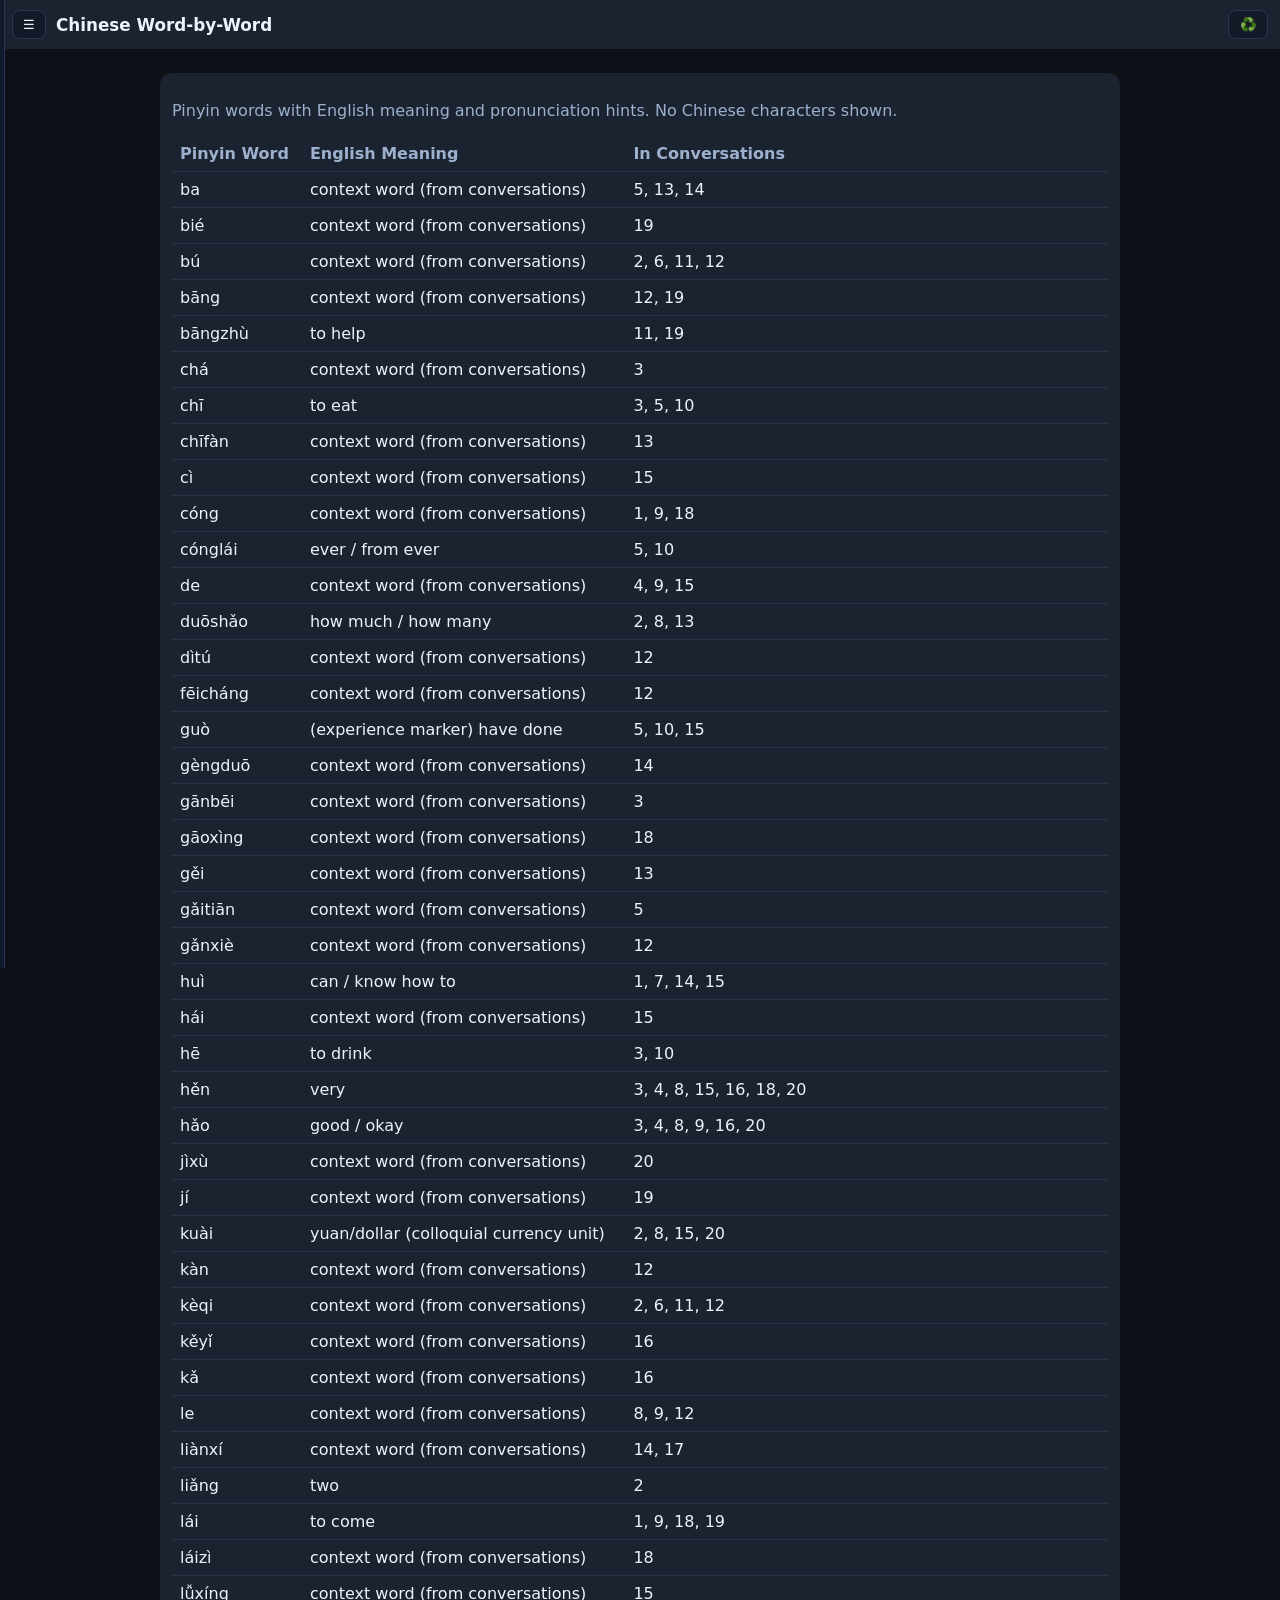
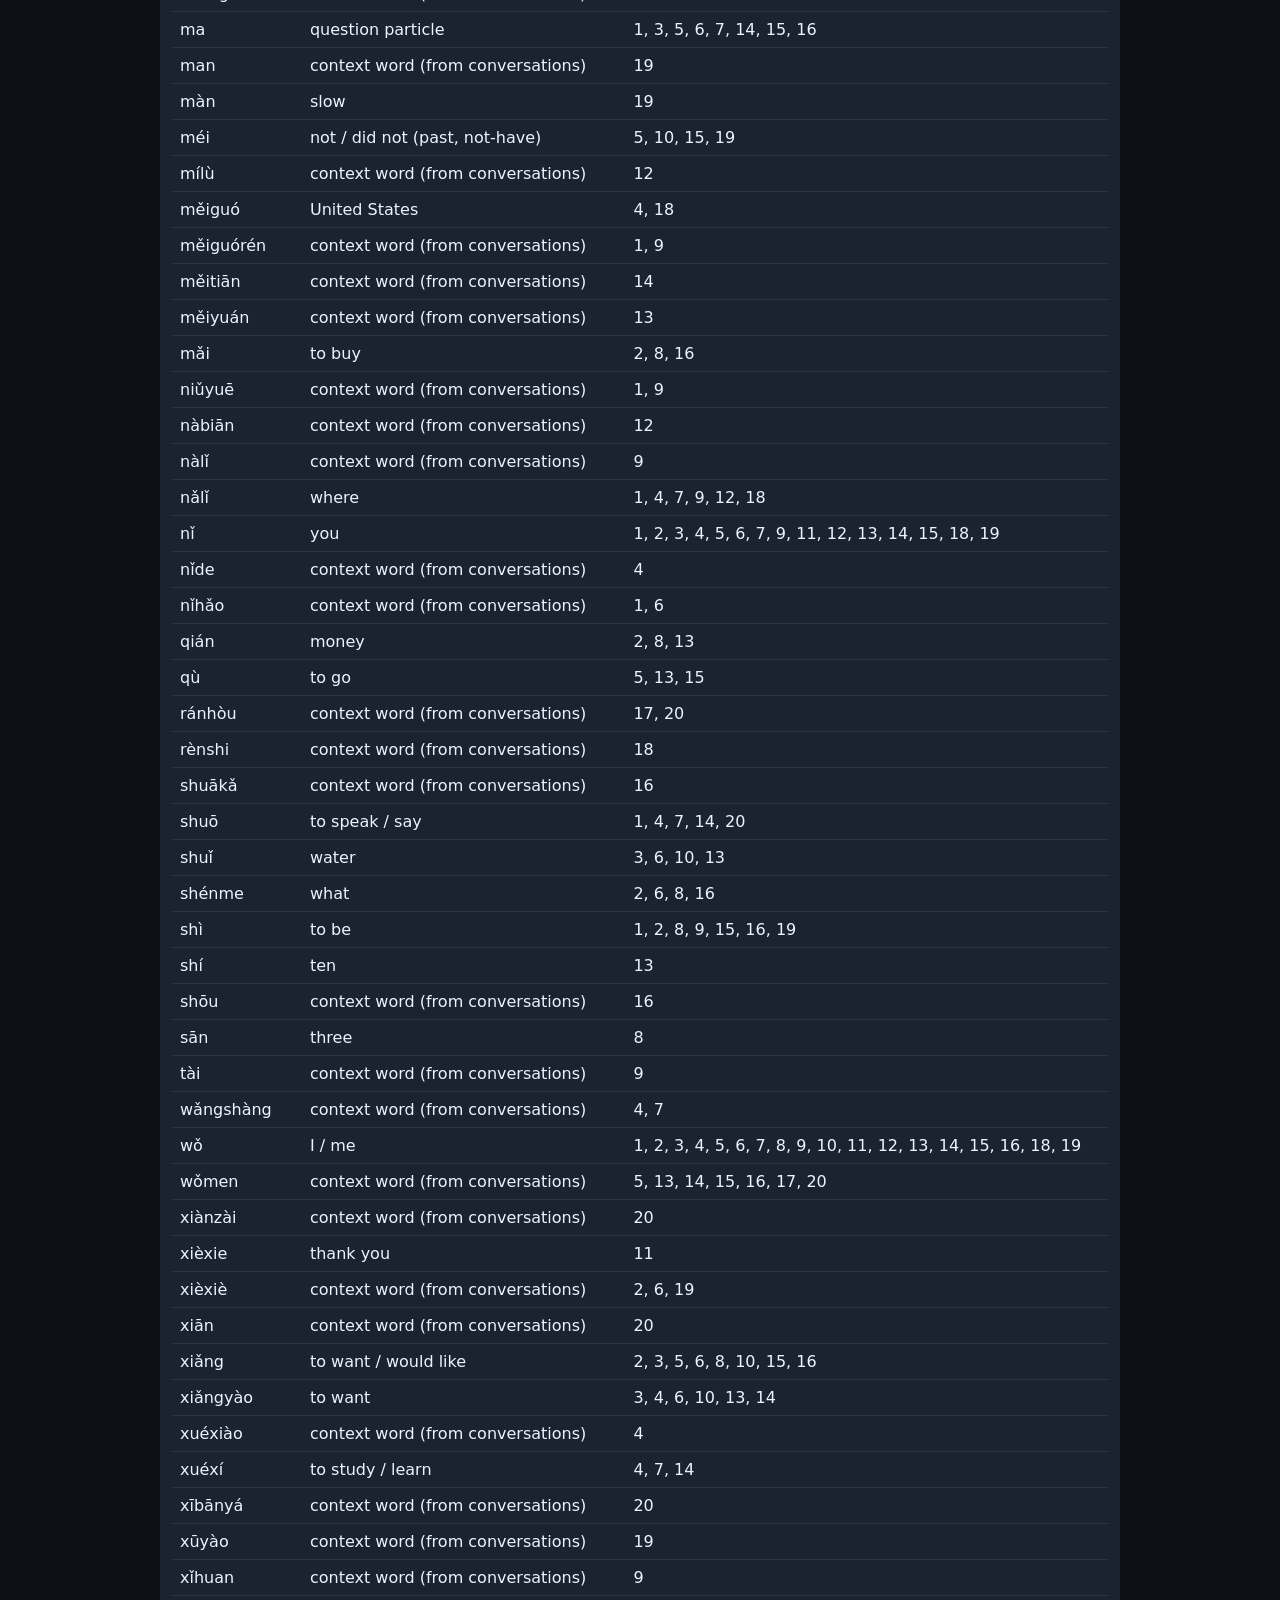
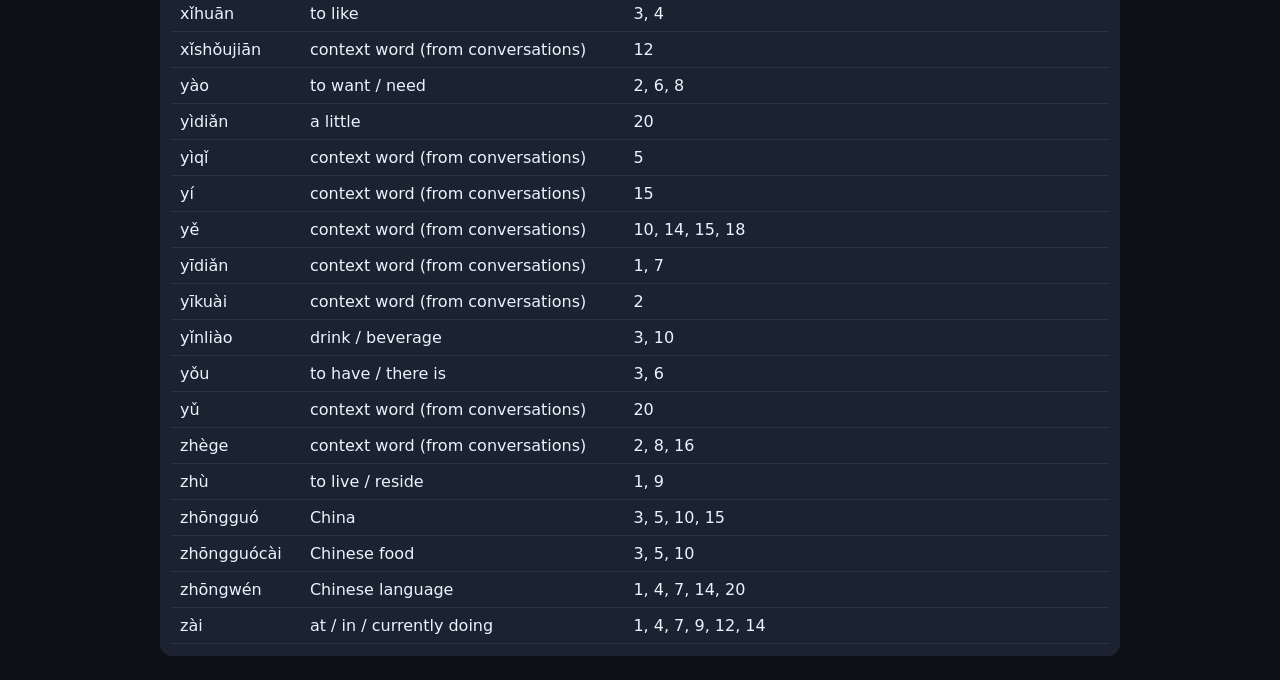
<file: vocab-chinese.html>
<!doctype html><html lang="en"><head><meta charset="UTF-8"/><meta name="viewport" content="width=device-width,initial-scale=1"/>
<title>Chinese Word-by-Word Dictionary</title><link rel="stylesheet" href="nav.css"/>
<style>body{background:#0d1117;color:#edf2ff;font-family:Inter,system-ui;margin:0}.wrap{max-width:960px;margin:0 auto;padding:14px}.card{background:#1b2330;padding:12px;border-radius:12px;margin:10px 0}.muted{color:#9db0ce}table{width:100%;border-collapse:collapse}th,td{border-bottom:1px solid #2a3448;padding:8px;text-align:left}th{color:#9db0ce}</style>
</head><body>
<header class="topbar"><button id="menuBtn" class="menu-btn">☰</button><h1>Chinese Word-by-Word</h1></header>
<nav id="drawer" class="drawer"><a href="index.html">Main App</a><a href="video.html">Video Conversations</a><a href="grammar-chinese.html">Chinese Grammar</a><a href="grammar-spanish.html">Spanish Grammar</a><a href="vocab-spanish.html">Spanish Vocabulary</a><a href="vocab-chinese.html">Chinese Vocabulary</a></nav>
<main class="wrap"><section class="card"><p class="muted">Pinyin words with English meaning and pronunciation hints. No Chinese characters shown.</p><table id="tbl"><thead><tr><th>Pinyin Word</th><th>English Meaning</th><th>In Conversations</th></tr></thead><tbody></tbody></table></section></main>
<script>
(async ()=>{
  const words=await (await fetch('wordbank-chinese.json',{cache:'no-store'})).json();
  const b=document.querySelector('#tbl tbody');
  for(const w of words){ const tr=document.createElement('tr'); tr.innerHTML=`<td>${w.word}</td><td>${w.meaning}</td><td>${(w.appearsIn||[]).join(', ')}</td>`; b.appendChild(tr);} 
})();
</script><script src="nav.js"></script></body></html>
</file>
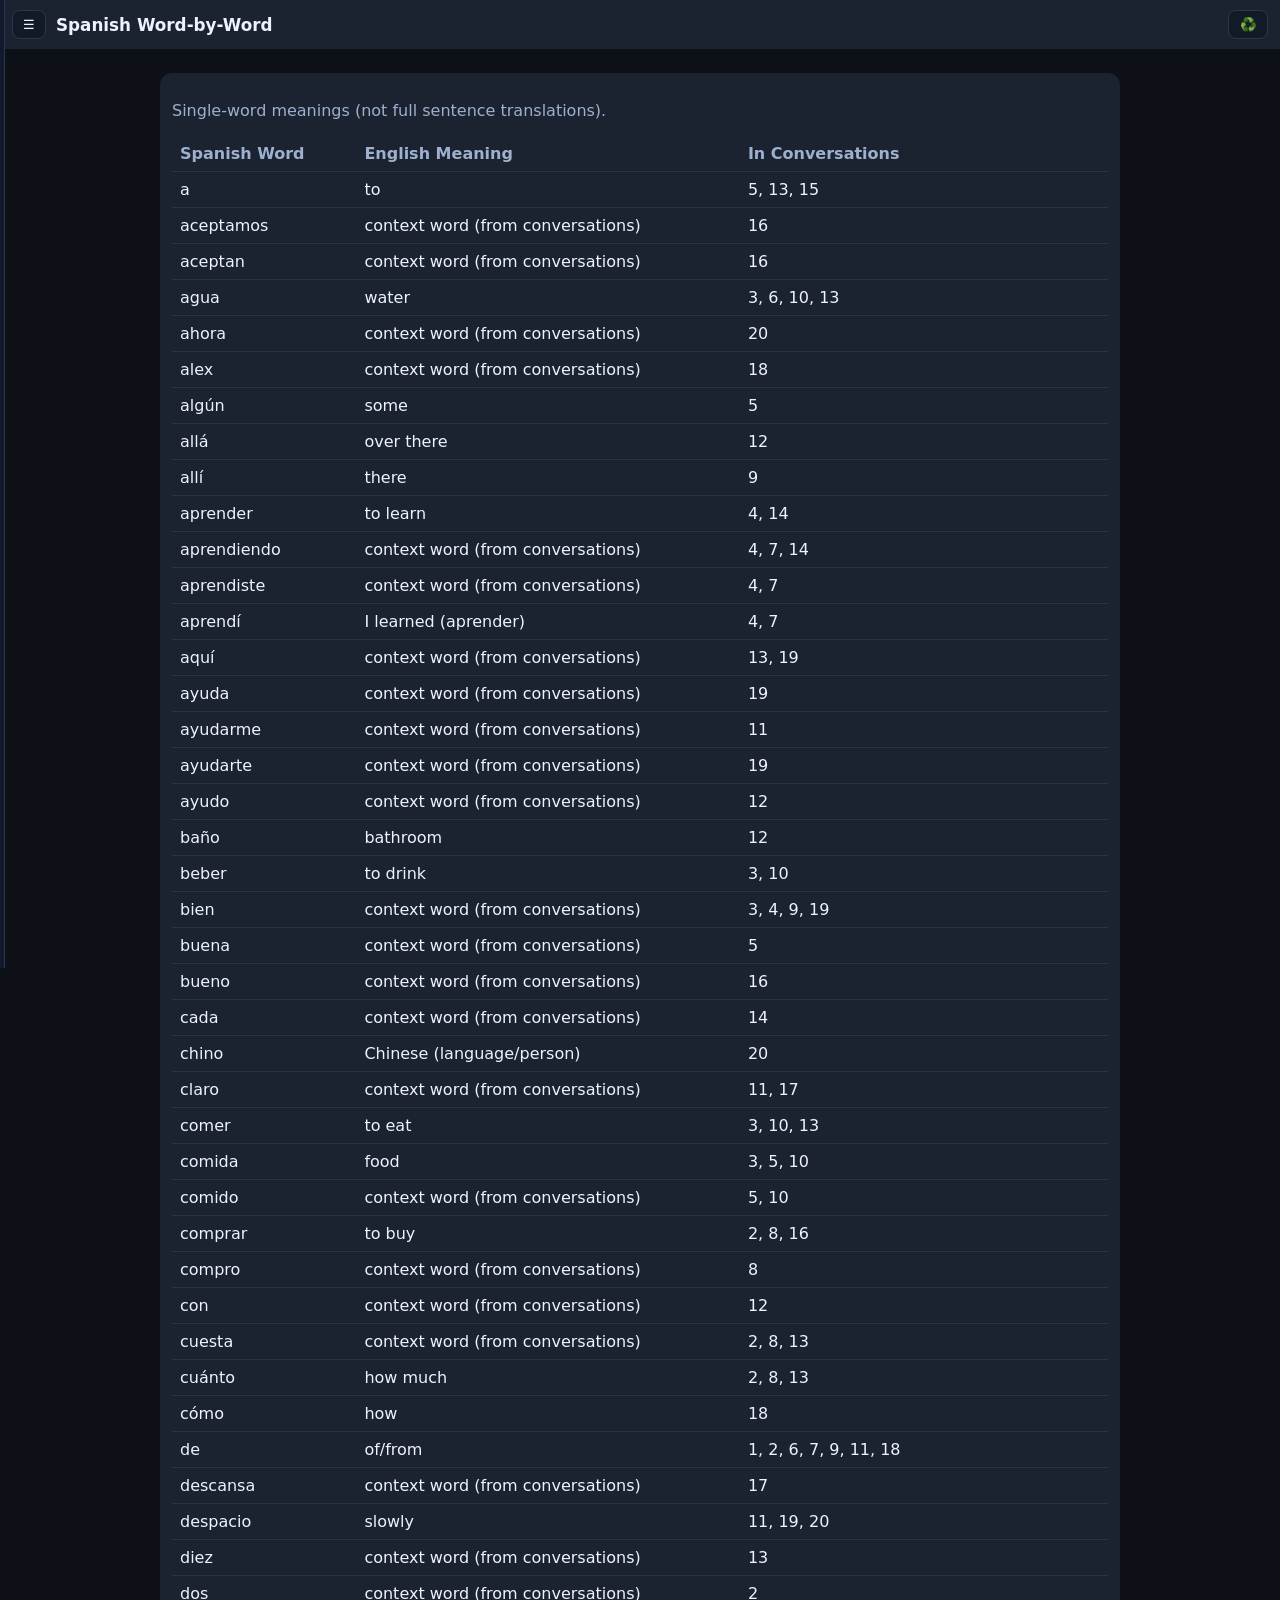
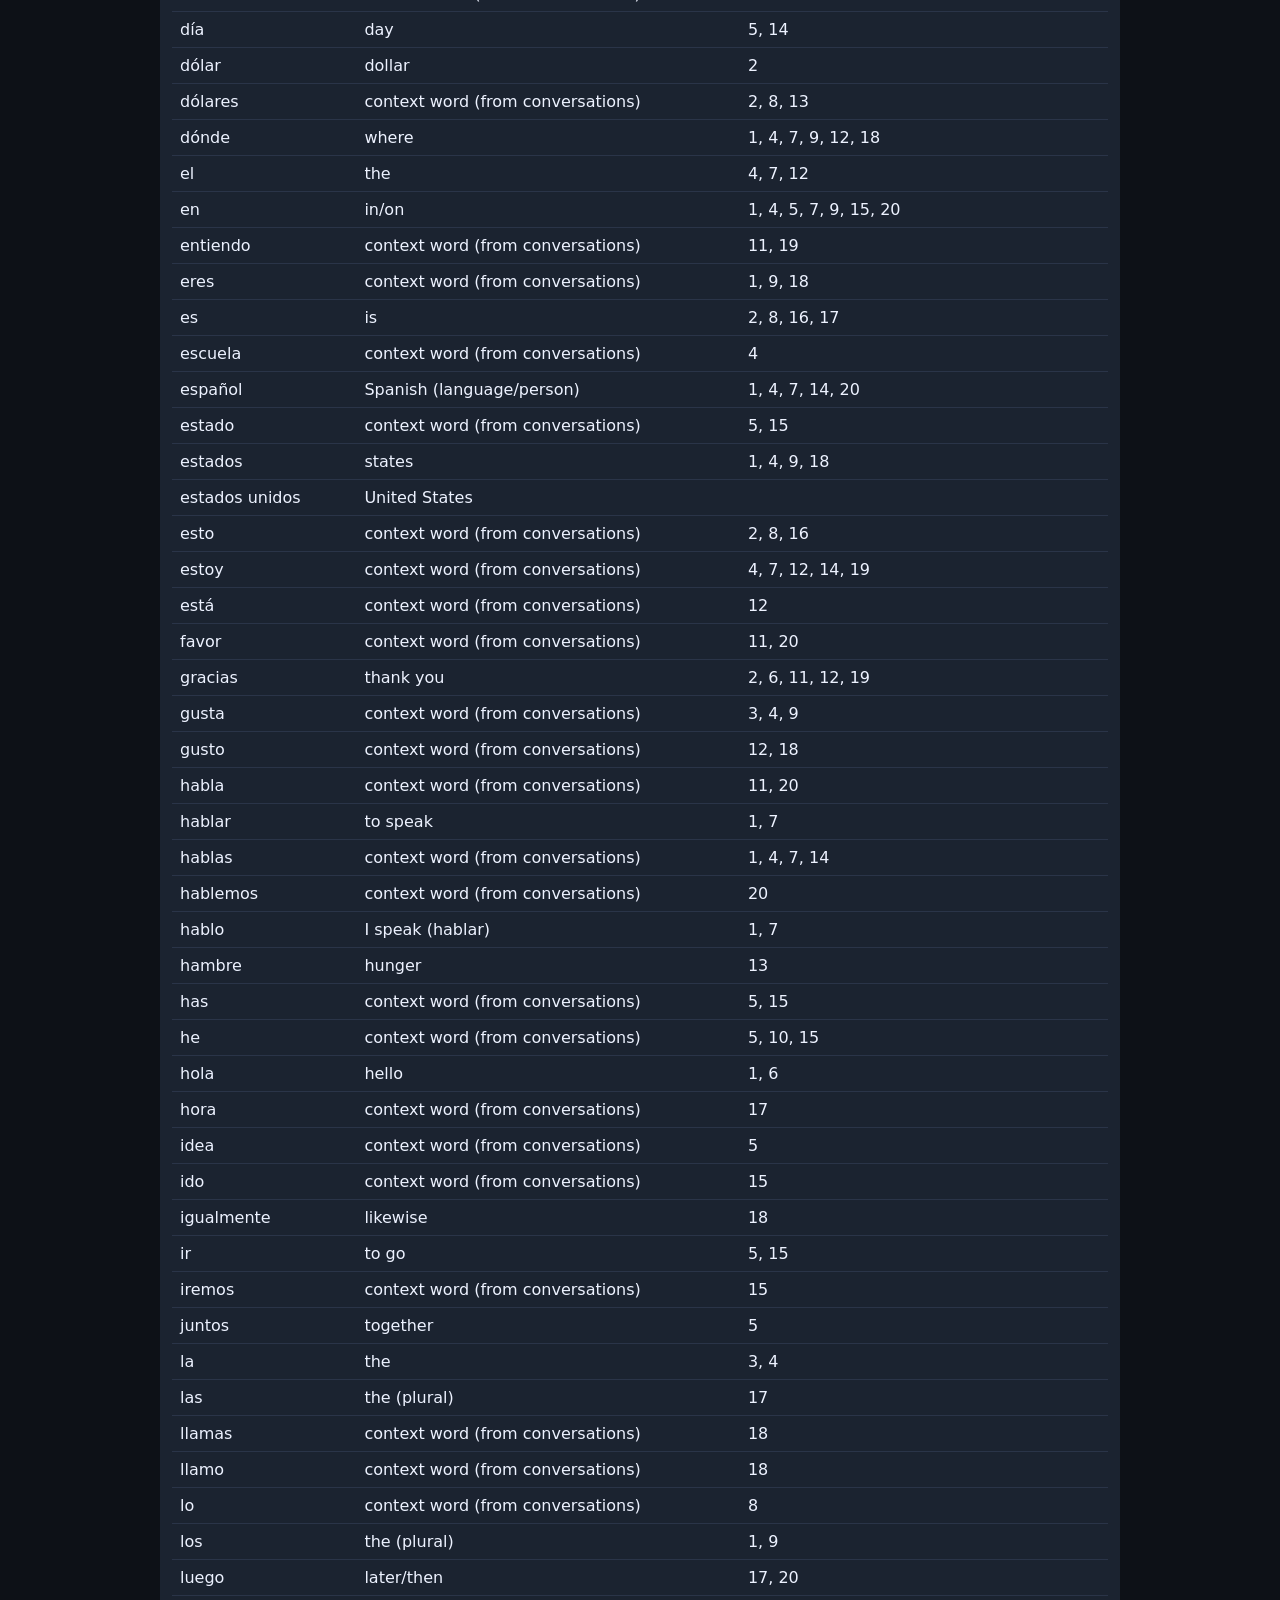
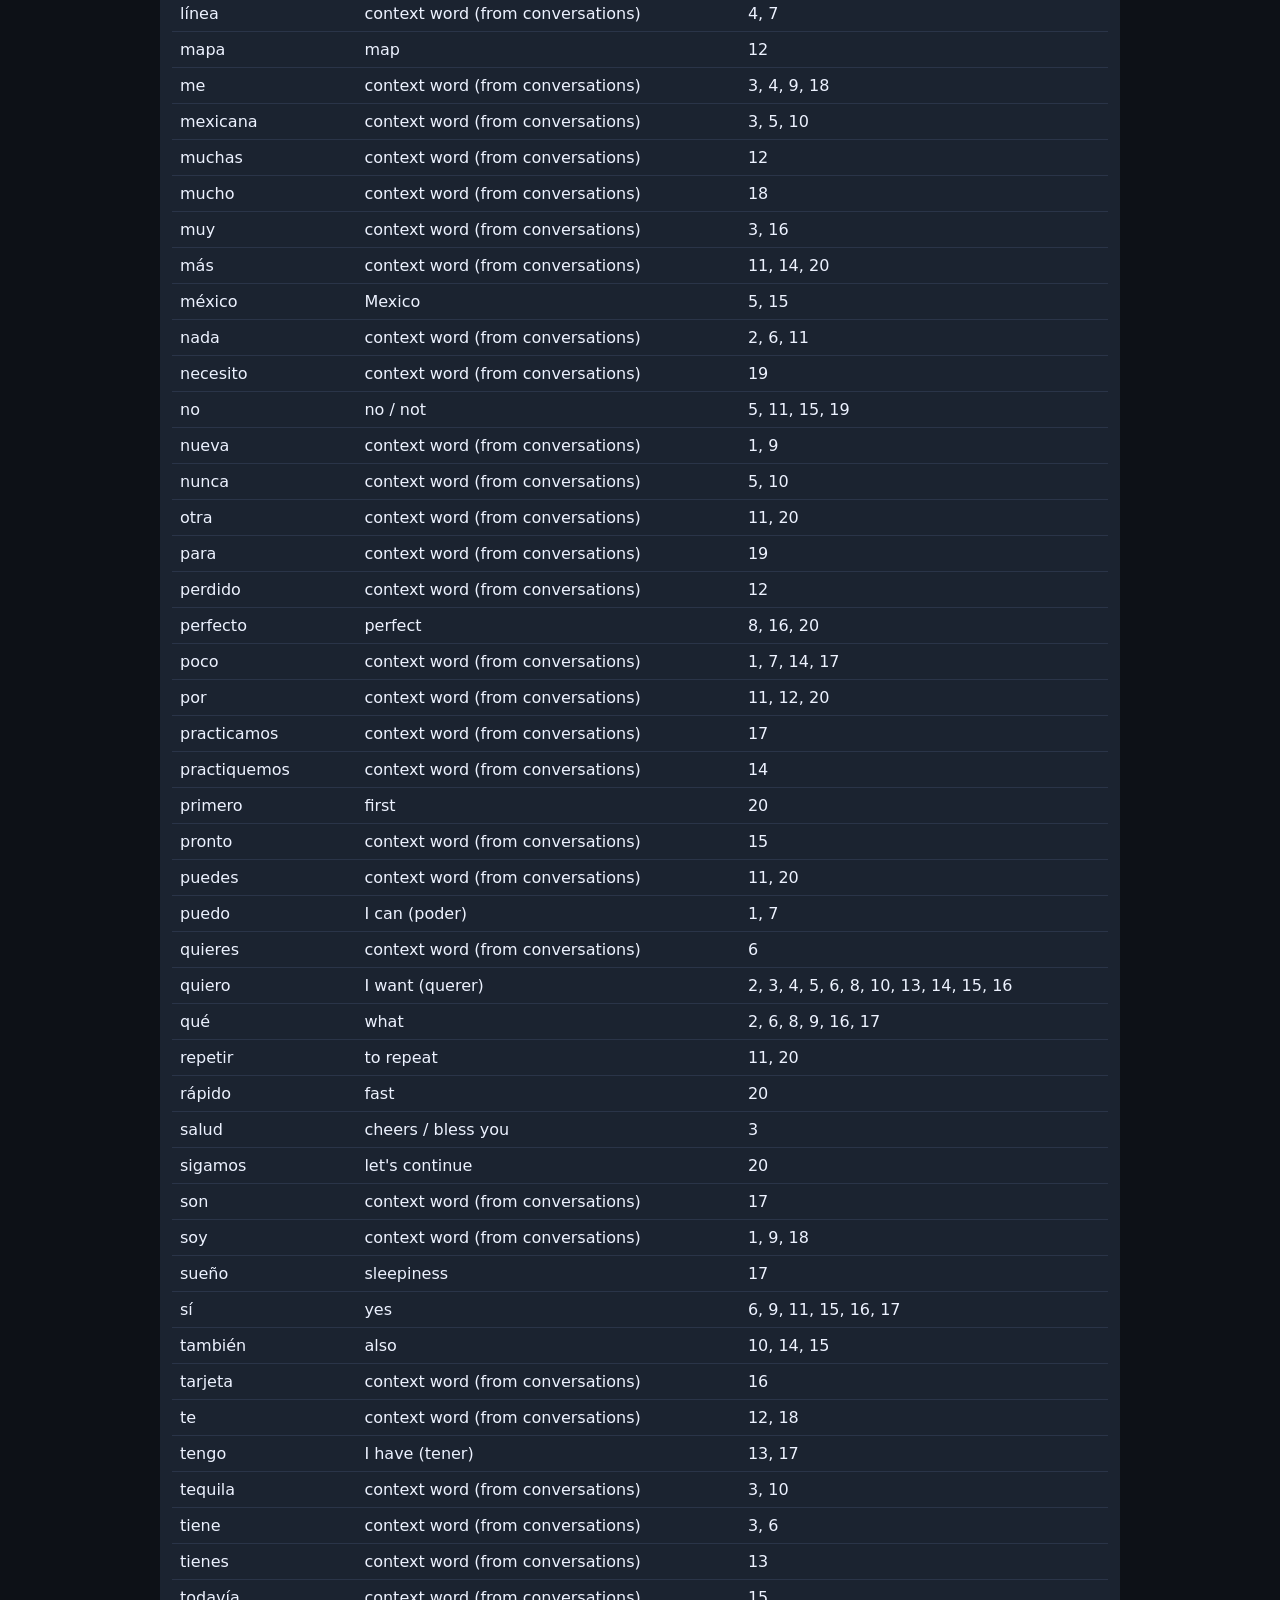
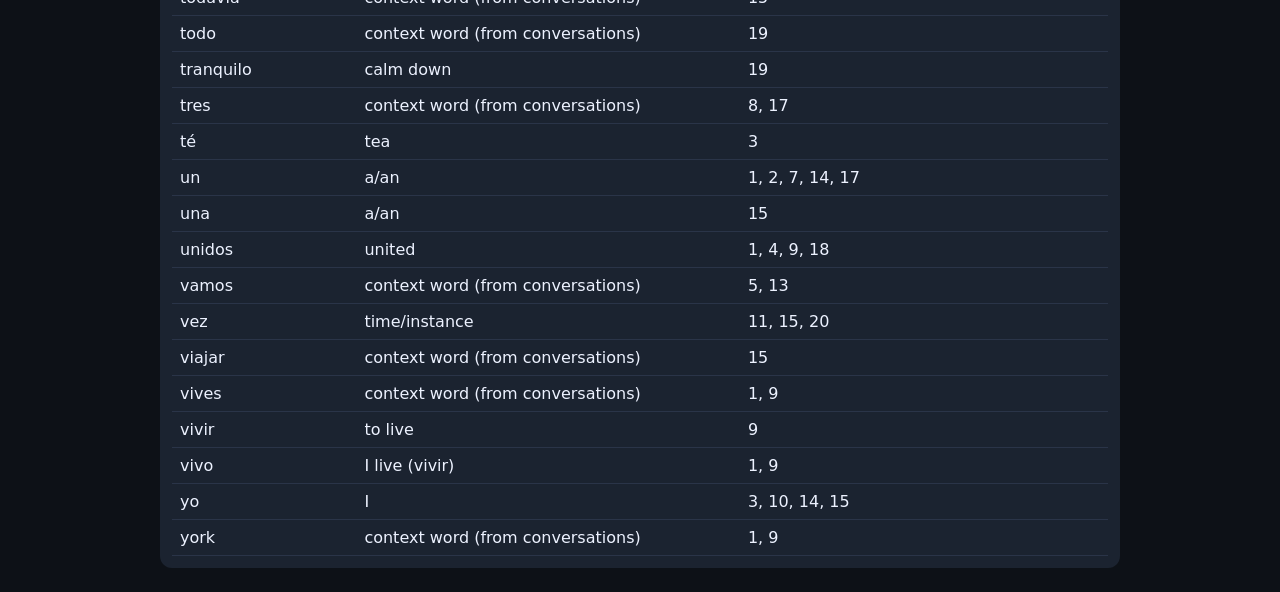
<file: vocab-spanish.html>
<!doctype html><html lang="en"><head><meta charset="UTF-8"/><meta name="viewport" content="width=device-width,initial-scale=1"/>
<title>Spanish Word-by-Word Dictionary</title><link rel="stylesheet" href="nav.css"/>
<style>body{background:#0d1117;color:#edf2ff;font-family:Inter,system-ui;margin:0}.wrap{max-width:960px;margin:0 auto;padding:14px}.card{background:#1b2330;padding:12px;border-radius:12px;margin:10px 0}.muted{color:#9db0ce}table{width:100%;border-collapse:collapse}th,td{border-bottom:1px solid #2a3448;padding:8px;text-align:left}th{color:#9db0ce}</style>
</head><body>
<header class="topbar"><button id="menuBtn" class="menu-btn">☰</button><h1>Spanish Word-by-Word</h1></header>
<nav id="drawer" class="drawer"><a href="index.html">Main App</a><a href="video.html">Video Conversations</a><a href="grammar-chinese.html">Chinese Grammar</a><a href="grammar-spanish.html">Spanish Grammar</a><a href="vocab-spanish.html">Spanish Vocabulary</a><a href="vocab-chinese.html">Chinese Vocabulary</a></nav>
<main class="wrap"><section class="card"><p class="muted">Single-word meanings (not full sentence translations).</p><table id="tbl"><thead><tr><th>Spanish Word</th><th>English Meaning</th><th>In Conversations</th></tr></thead><tbody></tbody></table></section></main>
<script>
(async ()=>{
  const words=await (await fetch('wordbank-spanish.json',{cache:'no-store'})).json();
  const b=document.querySelector('#tbl tbody');
  for(const w of words){ const tr=document.createElement('tr'); tr.innerHTML=`<td>${w.word}</td><td>${w.meaning}</td><td>${(w.appearsIn||[]).join(', ')}</td>`; b.appendChild(tr);} 
})();
</script><script src="nav.js"></script></body></html>
</file>
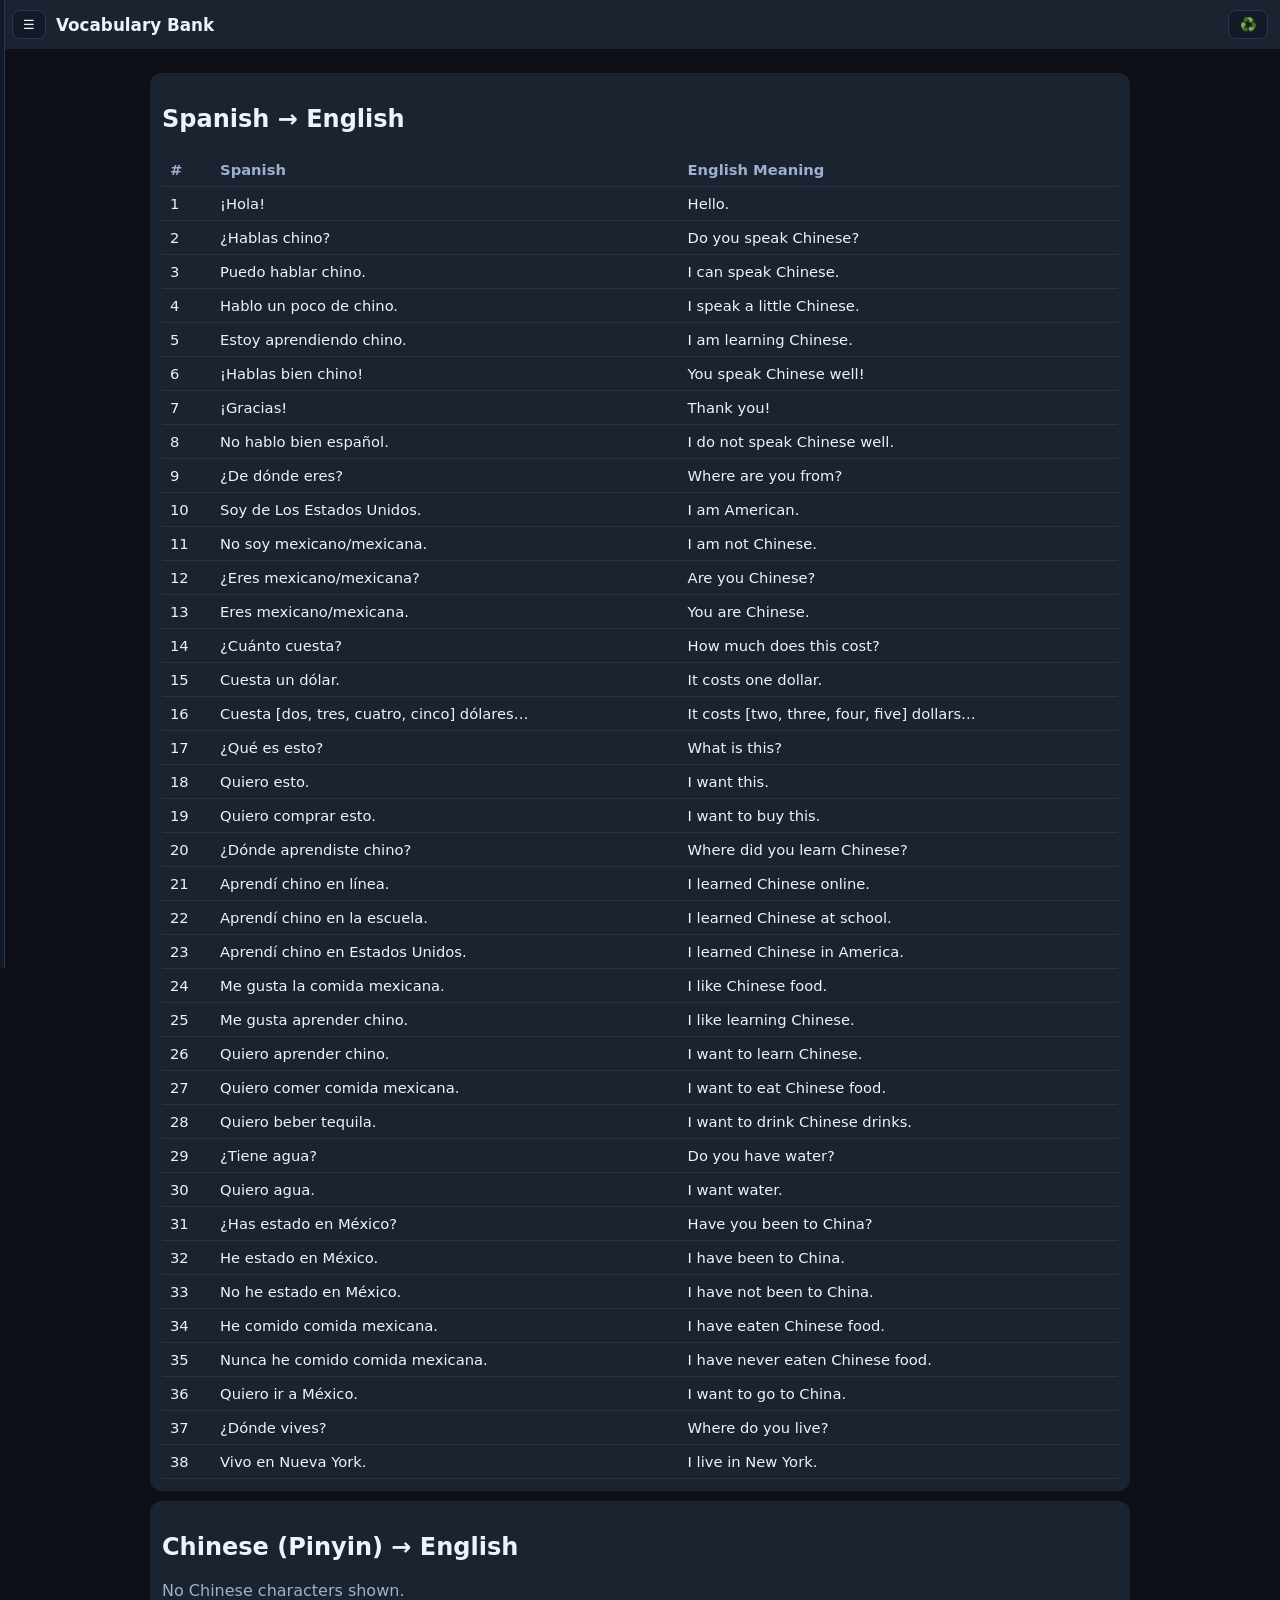
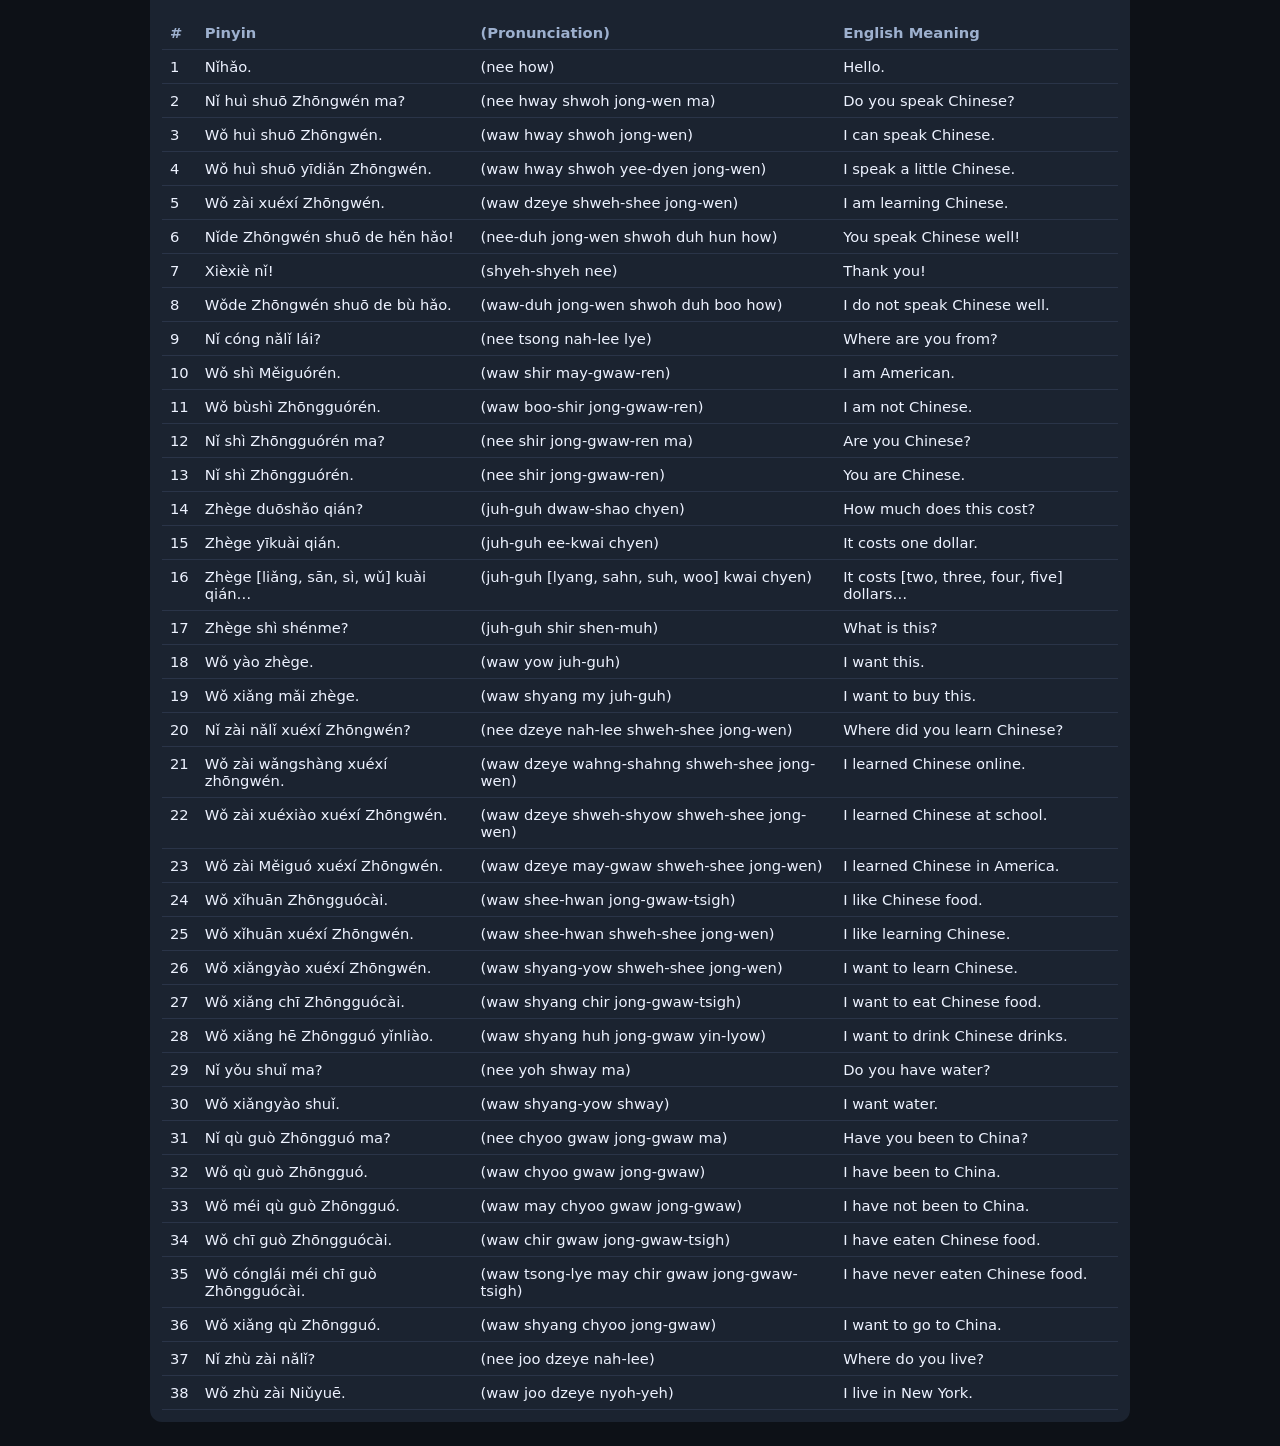
<file: vocab.html>
<!doctype html>
<html lang="en"><head><meta charset="UTF-8"/><meta name="viewport" content="width=device-width,initial-scale=1"/>
<title>Vocabulary Bank</title>
<link rel="stylesheet" href="nav.css"/>
<style>
body{background:#0d1117;color:#edf2ff;font-family:Inter,system-ui;margin:0}
.wrap{max-width:980px;margin:0 auto;padding:14px}
.card{background:#1b2330;padding:12px;border-radius:12px;margin:10px 0}
table{width:100%;border-collapse:collapse;font-size:.92rem}
th,td{border-bottom:1px solid #2a3448;padding:8px;text-align:left;vertical-align:top}
th{color:#9db0ce}
.muted{color:#9db0ce}
</style></head><body>
<header class="topbar"><button id="menuBtn" class="menu-btn">☰</button><h1>Vocabulary Bank</h1></header>
<nav id="drawer" class="drawer"><a href="index.html">Main App</a><a href="video.html">Video Conversations</a><a href="grammar-chinese.html">Chinese Grammar</a><a href="grammar-spanish.html">Spanish Grammar</a><a href="vocab.html">Vocabulary</a></nav>
<main class="wrap">
  <section class="card">
    <h2>Spanish → English</h2>
    <table id="esTable"><thead><tr><th>#</th><th>Spanish</th><th>English Meaning</th></tr></thead><tbody></tbody></table>
  </section>
  <section class="card">
    <h2>Chinese (Pinyin) → English</h2>
    <p class="muted">No Chinese characters shown.</p>
    <table id="zhTable"><thead><tr><th>#</th><th>Pinyin</th><th>(Pronunciation)</th><th>English Meaning</th></tr></thead><tbody></tbody></table>
  </section>
</main>
<script>
(async function(){
  const zh = await (await fetch('toolkit38.json',{cache:'no-store'})).json();
  const es = await (await fetch('spanish38.json',{cache:'no-store'})).json();
  const esBody=document.querySelector('#esTable tbody');
  const zhBody=document.querySelector('#zhTable tbody');
  const esMap=new Map(es.map(x=>[x.id,x.spanish]));
  for(const z of zh){
    const tr1=document.createElement('tr');
    tr1.innerHTML=`<td>${z.id}</td><td>${esMap.get(z.id)||''}</td><td>${z.english}</td>`;
    esBody.appendChild(tr1);

    const tr2=document.createElement('tr');
    tr2.innerHTML=`<td>${z.id}</td><td>${z.pinyin||''}</td><td>${z.pronounce?`(${z.pronounce})`:''}</td><td>${z.english}</td>`;
    zhBody.appendChild(tr2);
  }
})();
</script>
<script src="nav.js"></script>
</body></html>
</file>
<file: nav.css>
.topbar{display:flex;align-items:center;gap:10px;padding:10px 12px;background:#1b2330;position:sticky;top:0;z-index:10}.topbar h1{font-size:1.05rem;margin:0}.menu-btn{background:#121927;color:#edf2ff;border:1px solid #2b3650;border-radius:8px;padding:6px 10px}.drawer{position:fixed;left:-260px;top:0;height:100dvh;width:240px;background:#111a2a;border-right:1px solid #2b3650;padding:56px 12px 12px;display:flex;flex-direction:column;gap:8px;transition:left .2s ease;z-index:20}.drawer.open{left:0}.drawer a{color:#edf2ff;text-decoration:none;padding:8px;border-radius:8px;background:#1b2330}

.top-refresh{padding:6px 8px;min-width:40px;text-align:center}
</file>
<file: styles.css>
:root{--bg:#0d1117;--card:#19212d;--text:#eef3ff;--muted:#9db0ce;--accent:#75a9ff}
*{box-sizing:border-box}body{margin:0;background:var(--bg);color:var(--text);font-family:Inter,system-ui,-apple-system,Segoe UI,Roboto,sans-serif}
.app{max-width:900px;margin:0 auto;padding:14px}.sub{color:var(--muted)}
.card{background:var(--card);padding:14px;border-radius:14px;margin:12px 0}
button{padding:10px;border-radius:10px;border:1px solid #2b3650;background:#121927;color:var(--text);cursor:pointer}
.primary{background:var(--accent);border:none;color:#071224;font-weight:800}.big{font-size:1.05rem}
.row{display:flex;gap:8px;flex-wrap:wrap}
.toolbar{display:flex;justify-content:space-between;align-items:flex-start;gap:10px;flex-wrap:wrap}
.main-actions{flex:1}
.settings-menu{margin-left:auto}
.settings-menu summary{list-style:none;cursor:pointer;padding:8px 10px;border:1px solid #2b3650;border-radius:10px;background:#121927}
.settings-menu[open] .settings-body{margin-top:8px;display:grid;gap:8px;min-width:170px}
.settings-body label{display:grid;gap:6px}
.muted{color:var(--muted)}.hidden{display:none}
#currentText{margin-top:10px;padding:10px;border:1px solid #30405d;border-radius:10px}
.list-row{display:grid;grid-template-columns:1.2fr 1.2fr 1.2fr auto;gap:8px;align-items:center;padding:8px 0;border-bottom:1px solid #2a3448}
.list-row:last-child{border-bottom:none}
.pill{font-size:.85rem;color:var(--muted)}
@media(max-width:900px){.list-row{grid-template-columns:1fr}.list-row button{width:100%}}
</file>
